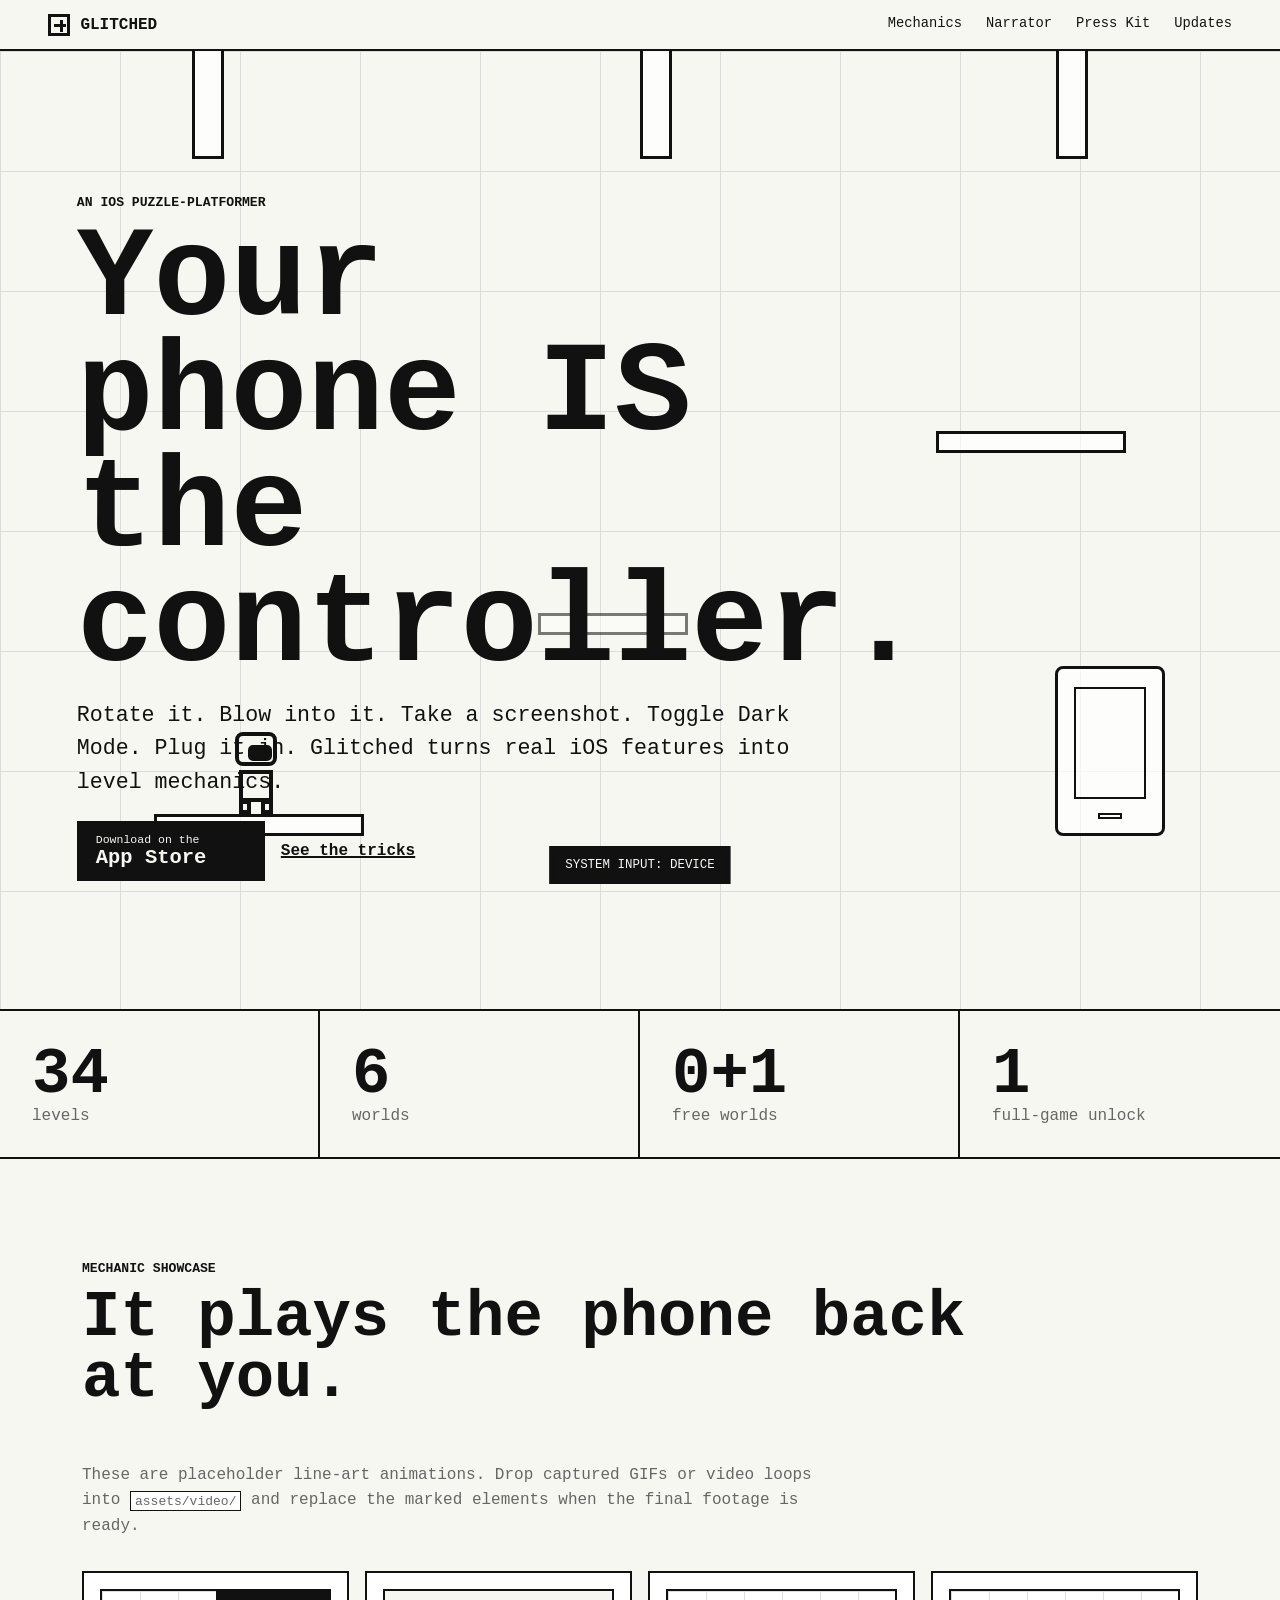
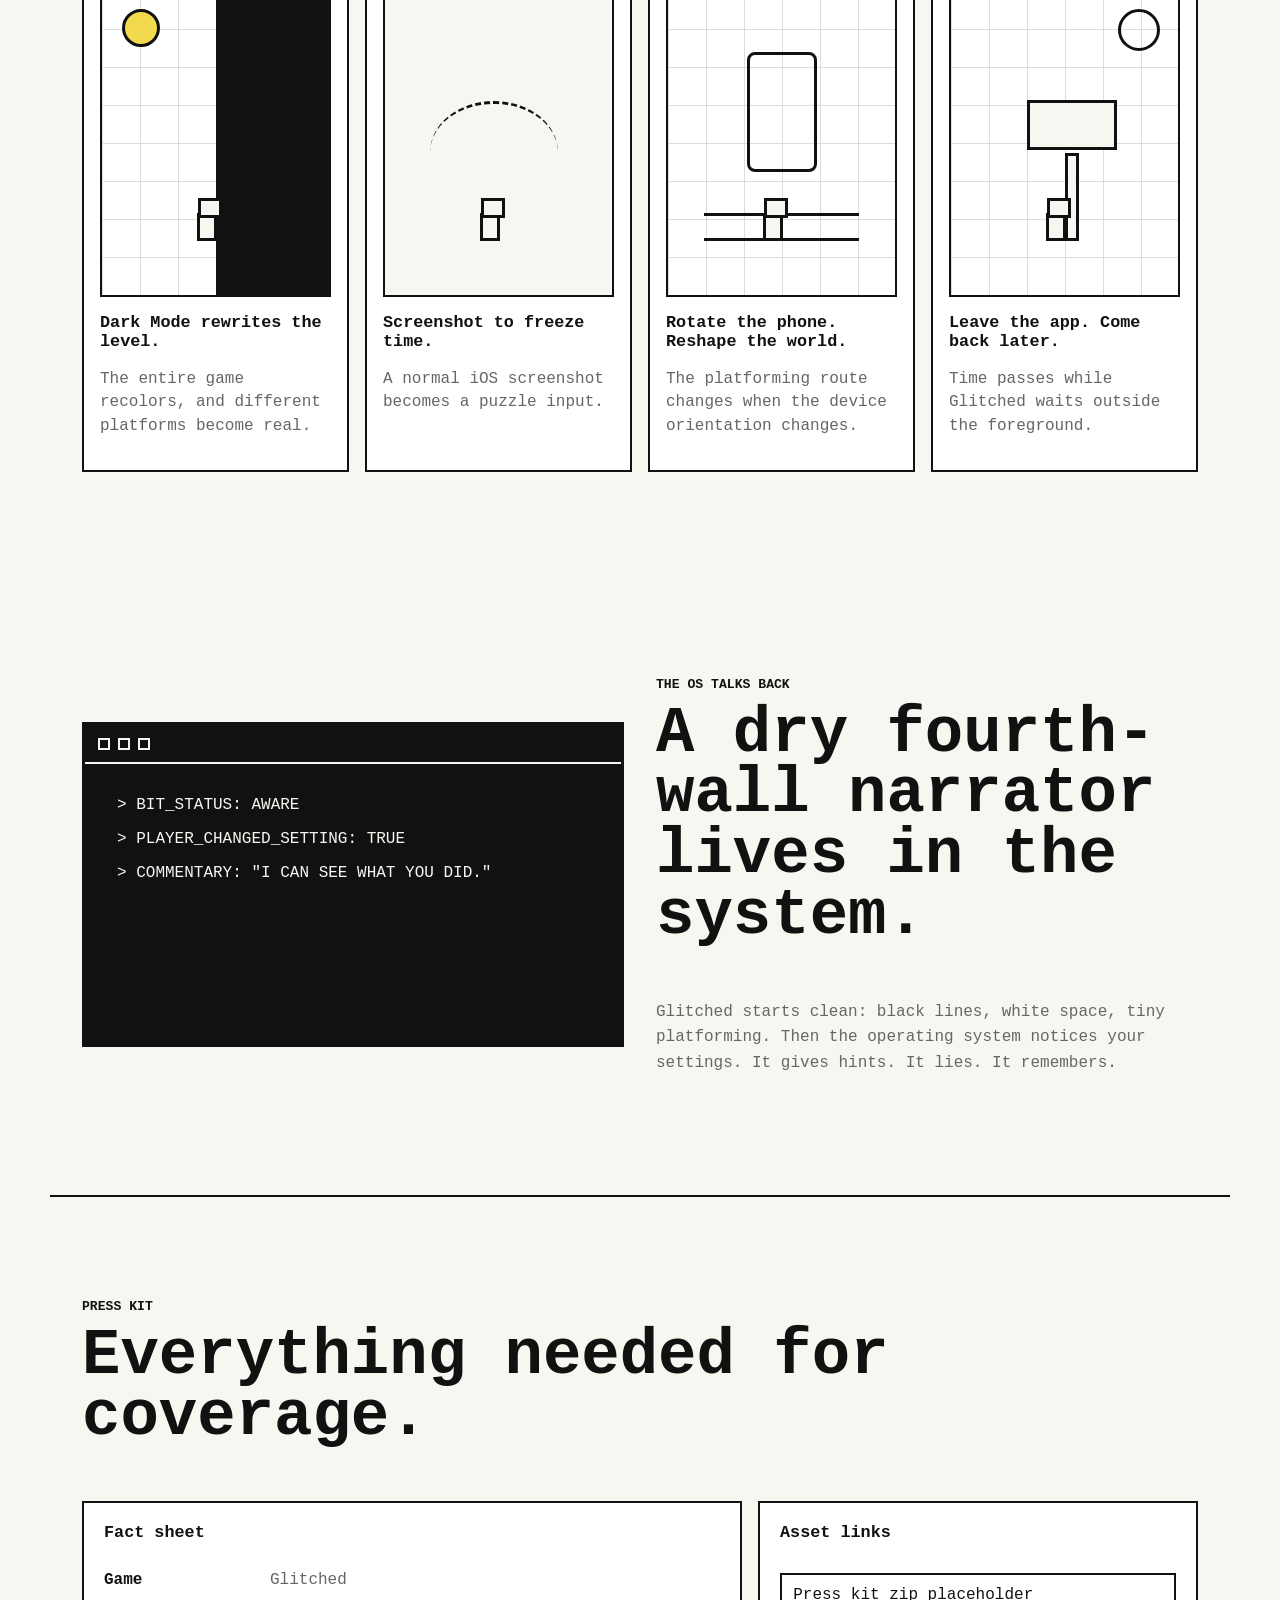
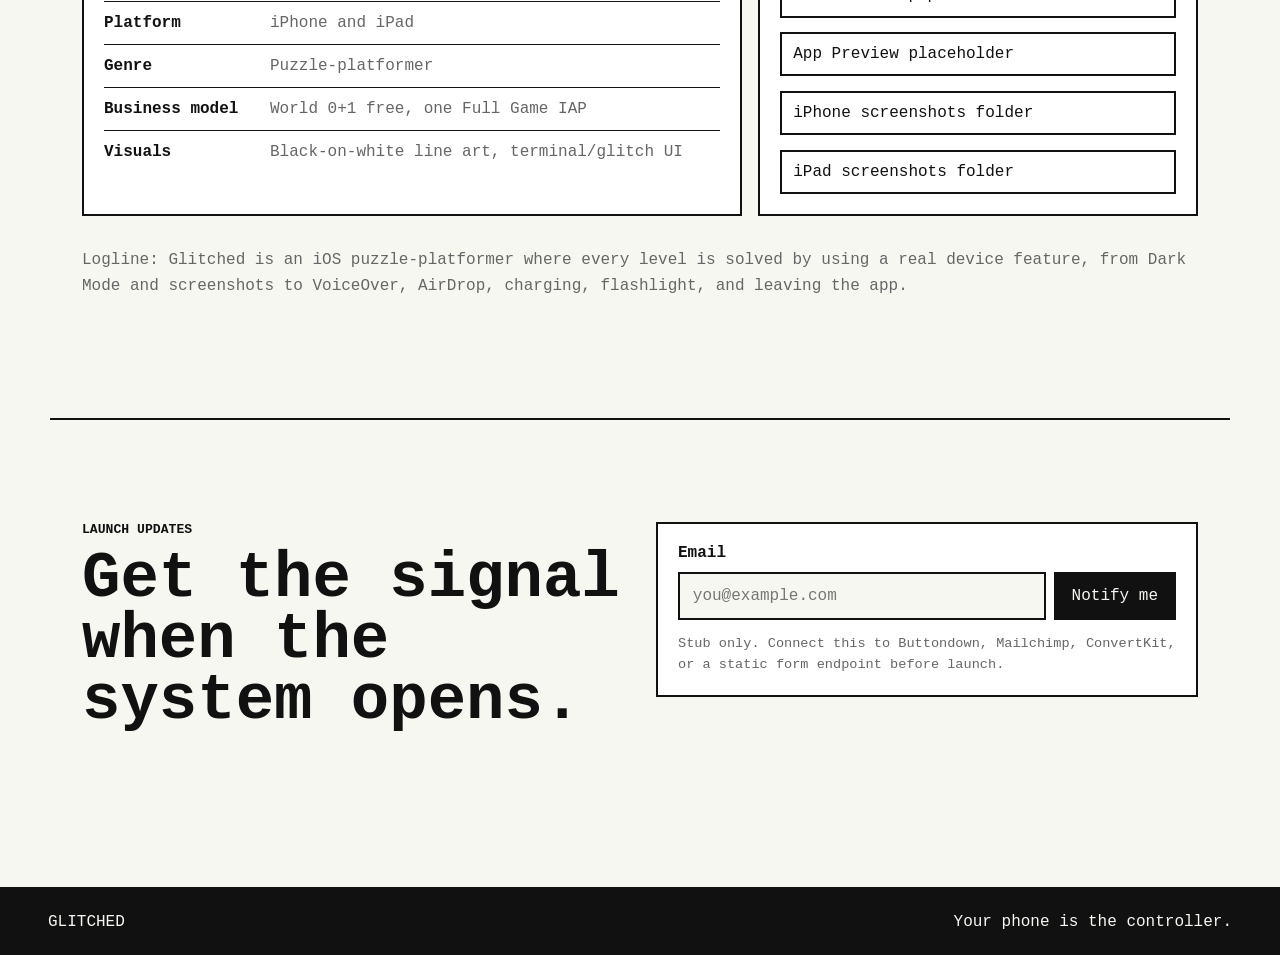
<file: marketing/site/index.html>
<!doctype html>
<html lang="en">
  <head>
    <meta charset="utf-8">
    <meta name="viewport" content="width=device-width, initial-scale=1">
    <meta name="description" content="Glitched is an iOS puzzle-platformer where your phone is the controller. Beat levels with real device features.">
    <title>Glitched - Your phone is the controller</title>
    <link rel="stylesheet" href="styles.css">
  </head>
  <body>
    <header class="site-header" aria-label="Site navigation">
      <a class="brand" href="#top" aria-label="Glitched home">
        <span class="brand-mark" aria-hidden="true"></span>
        <span>GLITCHED</span>
      </a>
      <nav class="nav-links" aria-label="Primary">
        <a href="#mechanics">Mechanics</a>
        <a href="#narrator">Narrator</a>
        <a href="#press">Press Kit</a>
        <a href="#notify">Updates</a>
      </nav>
    </header>

    <main id="top">
      <section class="hero" aria-labelledby="hero-title">
        <div class="hero-stage" aria-hidden="true">
          <div class="beam beam-a"></div>
          <div class="beam beam-b"></div>
          <div class="beam beam-c"></div>
          <div class="platform platform-a"></div>
          <div class="platform platform-b"></div>
          <div class="platform platform-c"></div>
          <div class="bit">
            <span class="bit-head"></span>
            <span class="bit-body"></span>
            <span class="bit-leg left"></span>
            <span class="bit-leg right"></span>
          </div>
          <div class="phone-outline">
            <span class="phone-screen"></span>
            <span class="phone-button"></span>
          </div>
          <div class="terminal-line">SYSTEM INPUT: DEVICE</div>
        </div>

        <div class="hero-copy">
          <p class="eyebrow">An iOS puzzle-platformer</p>
          <h1 id="hero-title">Your phone IS the controller.</h1>
          <p class="hero-subcopy">
            Rotate it. Blow into it. Take a screenshot. Toggle Dark Mode. Plug it in.
            Glitched turns real iOS features into level mechanics.
          </p>
          <div class="hero-actions">
            <a class="app-store-slot" href="#" aria-label="App Store link placeholder">
              <span>Download on the</span>
              <strong>App Store</strong>
            </a>
            <a class="text-link" href="#mechanics">See the tricks</a>
          </div>
        </div>
      </section>

      <section class="intro-band" aria-label="Game summary">
        <div class="stat">
          <strong>34</strong>
          <span>levels</span>
        </div>
        <div class="stat">
          <strong>6</strong>
          <span>worlds</span>
        </div>
        <div class="stat">
          <strong>0+1</strong>
          <span>free worlds</span>
        </div>
        <div class="stat">
          <strong>1</strong>
          <span>full-game unlock</span>
        </div>
      </section>

      <section id="mechanics" class="section mechanics-section" aria-labelledby="mechanics-title">
        <div class="section-kicker">Mechanic showcase</div>
        <h2 id="mechanics-title">It plays the phone back at you.</h2>
        <p class="section-copy">
          These are placeholder line-art animations. Drop captured GIFs or video loops into
          <code>assets/video/</code> and replace the marked elements when the final footage is ready.
        </p>

        <div class="mechanic-grid">
          <article class="mechanic-card mechanic-dark">
            <div class="mock-shot" role="img" aria-label="Dark Mode mechanic placeholder">
              <span class="sun"></span>
              <span class="moon"></span>
              <span class="split-world"></span>
              <span class="tiny-bit"></span>
            </div>
            <h3>Dark Mode rewrites the level.</h3>
            <p>The entire game recolors, and different platforms become real.</p>
          </article>

          <article class="mechanic-card mechanic-shot">
            <div class="mock-shot" role="img" aria-label="Screenshot freeze mechanic placeholder">
              <span class="freeze-frame"></span>
              <span class="flash"></span>
              <span class="jump-arc"></span>
              <span class="tiny-bit"></span>
            </div>
            <h3>Screenshot to freeze time.</h3>
            <p>A normal iOS screenshot becomes a puzzle input.</p>
          </article>

          <article class="mechanic-card mechanic-rotate">
            <div class="mock-shot" role="img" aria-label="Rotate phone mechanic placeholder">
              <span class="rotate-device"></span>
              <span class="corridor"></span>
              <span class="tiny-bit"></span>
            </div>
            <h3>Rotate the phone. Reshape the world.</h3>
            <p>The platforming route changes when the device orientation changes.</p>
          </article>

          <article class="mechanic-card mechanic-time">
            <div class="mock-shot" role="img" aria-label="Leave app time travel mechanic placeholder">
              <span class="tree trunk"></span>
              <span class="tree crown"></span>
              <span class="clock-ring"></span>
              <span class="tiny-bit"></span>
            </div>
            <h3>Leave the app. Come back later.</h3>
            <p>Time passes while Glitched waits outside the foreground.</p>
          </article>
        </div>
      </section>

      <section id="narrator" class="section narrator-section" aria-labelledby="narrator-title">
        <div class="terminal-window" aria-hidden="true">
          <div class="terminal-header">
            <span></span>
            <span></span>
            <span></span>
          </div>
          <div class="terminal-body">
            <p>&gt; BIT_STATUS: AWARE</p>
            <p>&gt; PLAYER_CHANGED_SETTING: TRUE</p>
            <p>&gt; COMMENTARY: "I CAN SEE WHAT YOU DID."</p>
          </div>
        </div>
        <div class="narrator-copy">
          <div class="section-kicker">The OS talks back</div>
          <h2 id="narrator-title">A dry fourth-wall narrator lives in the system.</h2>
          <p>
            Glitched starts clean: black lines, white space, tiny platforming. Then the
            operating system notices your settings. It gives hints. It lies. It remembers.
          </p>
        </div>
      </section>

      <section id="press" class="section press-section" aria-labelledby="press-title">
        <div>
          <div class="section-kicker">Press kit</div>
          <h2 id="press-title">Everything needed for coverage.</h2>
        </div>
        <div class="press-layout">
          <div class="fact-sheet">
            <h3>Fact sheet</h3>
            <dl>
              <div>
                <dt>Game</dt>
                <dd>Glitched</dd>
              </div>
              <div>
                <dt>Platform</dt>
                <dd>iPhone and iPad</dd>
              </div>
              <div>
                <dt>Genre</dt>
                <dd>Puzzle-platformer</dd>
              </div>
              <div>
                <dt>Business model</dt>
                <dd>World 0+1 free, one Full Game IAP</dd>
              </div>
              <div>
                <dt>Visuals</dt>
                <dd>Black-on-white line art, terminal/glitch UI</dd>
              </div>
            </dl>
          </div>
          <div class="asset-links">
            <h3>Asset links</h3>
            <a href="assets/press/press-kit.zip">Press kit zip placeholder</a>
            <a href="assets/video/app-preview-6-7.mov">App Preview placeholder</a>
            <a href="assets/screenshots/iphone-6-7/">iPhone screenshots folder</a>
            <a href="assets/screenshots/ipad/">iPad screenshots folder</a>
          </div>
        </div>
        <p class="logline">
          Logline: Glitched is an iOS puzzle-platformer where every level is solved
          by using a real device feature, from Dark Mode and screenshots to VoiceOver,
          AirDrop, charging, flashlight, and leaving the app.
        </p>
      </section>

      <section id="notify" class="section signup-section" aria-labelledby="notify-title">
        <div>
          <div class="section-kicker">Launch updates</div>
          <h2 id="notify-title">Get the signal when the system opens.</h2>
        </div>
        <form class="signup-form" data-form="stub">
          <label for="email">Email</label>
          <div class="email-row">
            <input id="email" name="email" type="email" placeholder="you@example.com" autocomplete="email">
            <button type="submit">Notify me</button>
          </div>
          <p class="form-note" id="form-note">Stub only. Connect this to Buttondown, Mailchimp, ConvertKit, or a static form endpoint before launch.</p>
        </form>
      </section>
    </main>

    <footer class="site-footer">
      <span>GLITCHED</span>
      <span>Your phone is the controller.</span>
    </footer>

    <script src="script.js"></script>
  </body>
</html>
</file>
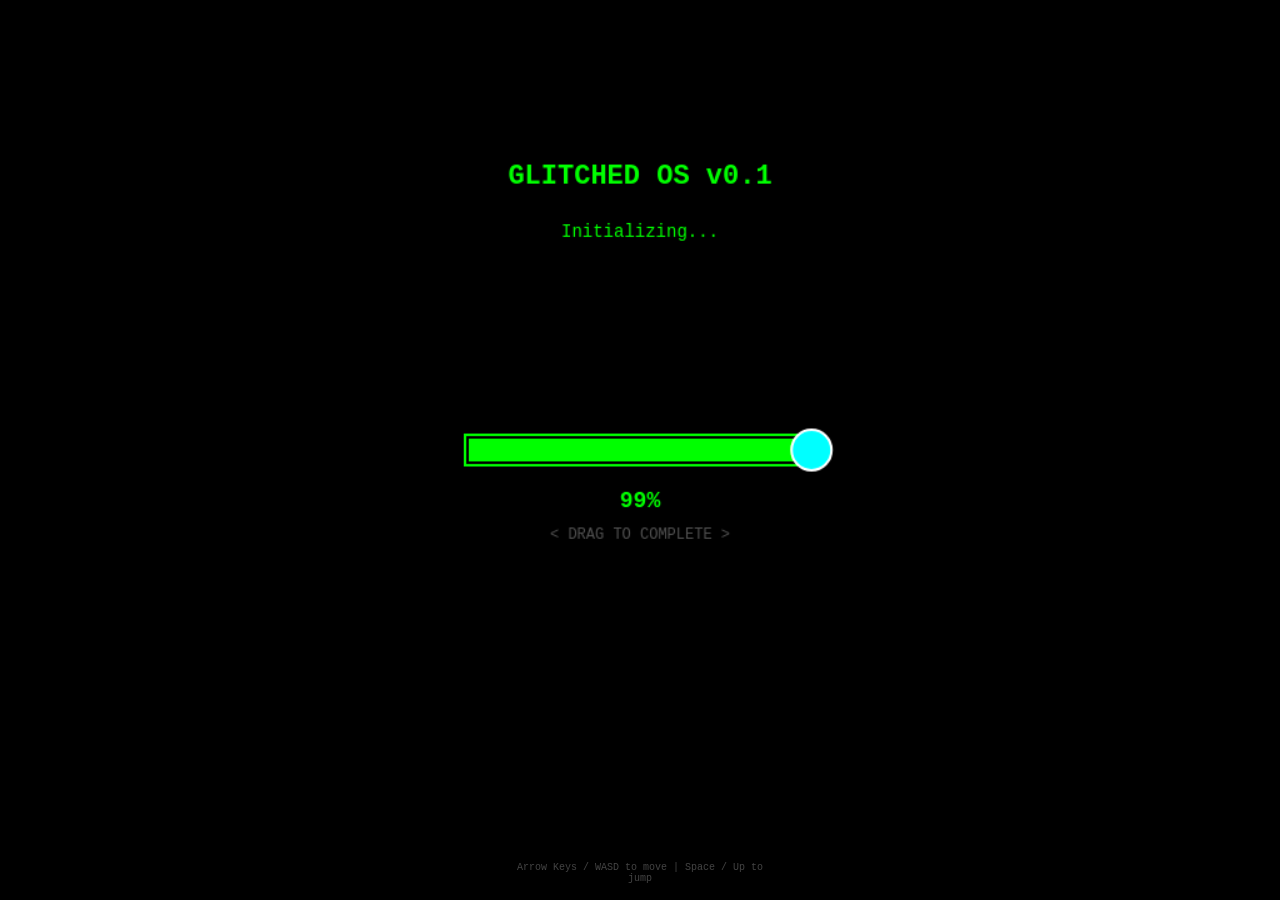
<file: game.html>
<!DOCTYPE html>
<html lang="en">
<head>
    <meta charset="UTF-8">
    <meta name="viewport" content="width=device-width, initial-scale=1.0, user-scalable=no">
    <title>GLITCHED</title>
    <style>
        * { margin: 0; padding: 0; box-sizing: border-box; }
        body {
            background: #000;
            display: flex;
            justify-content: center;
            align-items: center;
            min-height: 100vh;
            font-family: 'Courier New', monospace;
            overflow: hidden;
            touch-action: none;
        }
        #gameContainer {
            position: relative;
            width: 100%;
            max-width: 500px;
            aspect-ratio: 9/16;
        }
        canvas {
            width: 100%;
            height: 100%;
            display: block;
        }
        #controls {
            position: absolute;
            bottom: 10px;
            left: 50%;
            transform: translateX(-50%);
            color: #444;
            font-size: 10px;
            text-align: center;
            pointer-events: none;
        }
        #header {
            position: absolute;
            top: 20px;
            left: 50%;
            transform: translateX(-50%);
            background: linear-gradient(180deg, #222 0%, #111 100%);
            border: 2px solid #0ff;
            border-radius: 8px;
            padding: 8px 20px;
            color: #0ff;
            font-size: 14px;
            cursor: grab;
            user-select: none;
            z-index: 100;
            display: none;
            box-shadow: 0 0 15px rgba(0, 255, 255, 0.3);
        }
        #header:active { cursor: grabbing; }
        #header.dragging { opacity: 0.8; }
    </style>
</head>
<body>
    <div id="gameContainer">
        <canvas id="game"></canvas>
        <div id="header">LEVEL 1</div>
        <div id="controls">Arrow Keys / WASD to move | Space / Up to jump</div>
    </div>

<script>
// ============================================
// GLITCHED - Web Version
// A platformer with glitch aesthetics
// ============================================

const canvas = document.getElementById('game');
const ctx = canvas.getContext('2d');
const header = document.getElementById('header');

// Canvas sizing
function resize() {
    const container = document.getElementById('gameContainer');
    const rect = container.getBoundingClientRect();
    canvas.width = 400;
    canvas.height = 700;
}
resize();
window.addEventListener('resize', resize);

// ============================================
// GAME STATE
// ============================================
const GameState = {
    BOOT: 'boot',
    LEVEL1: 'level1',
    LEVEL2: 'level2',
    LEVEL3: 'level3',
    TRANSITIONING: 'transitioning',
    WON: 'won'
};

let currentState = GameState.BOOT;
let levelComplete = false;

// ============================================
// COLORS & VISUALS
// ============================================
const Colors = {
    primary: '#ffffff',
    secondary: '#e6e6e6',
    stroke: '#000000',
    background: '#0a0a15',
    ground: '#333333',
    hazard: '#ff0040',
    exit: '#00ff00',
    bridge: '#00ffff',
    glitch: ['#ff0080', '#00ffff', '#ffff00', '#00ff00']
};

// ============================================
// BIT CHARACTER
// ============================================
class BitCharacter {
    constructor(x, y) {
        this.x = x;
        this.y = y;
        this.width = 40;
        this.height = 56;
        this.vx = 0;
        this.vy = 0;
        this.speed = 150;
        this.jumpForce = 450;
        this.grounded = false;
        this.facing = 1;
        this.walkPhase = 0;
        this.isWalking = false;

        // Glitch effect
        this.glitchTimer = 0;
        this.glitchColor = null;
        this.glitchIntensity = 0;
        this.nextGlitch = Math.random() * 3 + 1;

        // Animation
        this.breathPhase = 0;
        this.blinkTimer = Math.random() * 4 + 2;
        this.isBlinking = false;

        // Death animation
        this.isDead = false;
        this.deathTimer = 0;
        this.respawnPoint = { x, y };
        this.alpha = 1;
        this.scale = 1;
        this.rotation = 0;
    }

    update(dt, keys) {
        if (this.isDead) {
            this.updateDeath(dt);
            return;
        }

        // Movement
        let moveDir = 0;
        if (keys.left) moveDir -= 1;
        if (keys.right) moveDir += 1;

        this.vx = moveDir * this.speed;
        if (moveDir !== 0) this.facing = moveDir;

        // Walking animation
        if (Math.abs(moveDir) > 0 && this.grounded) {
            this.isWalking = true;
            this.walkPhase += dt * 12;
        } else {
            this.isWalking = false;
            this.walkPhase = 0;
        }

        // Jump
        if (keys.jump && this.grounded) {
            this.vy = -this.jumpForce;
            this.grounded = false;
        }

        // Gravity
        this.vy += 1200 * dt;

        // Apply velocity
        this.x += this.vx * dt;
        this.y += this.vy * dt;

        // Breathing animation
        this.breathPhase += dt * 2;

        // Blinking
        this.blinkTimer -= dt;
        if (this.blinkTimer <= 0) {
            this.isBlinking = true;
            setTimeout(() => this.isBlinking = false, 100);
            this.blinkTimer = Math.random() * 4 + 2;
        }

        // Glitch effect scheduling
        this.nextGlitch -= dt;
        if (this.nextGlitch <= 0) {
            this.triggerGlitch();
            this.nextGlitch = Math.random() * 4 + 0.5;
        }

        // Glitch timer
        if (this.glitchTimer > 0) {
            this.glitchTimer -= dt;
        }
    }

    triggerGlitch() {
        this.glitchColor = Colors.glitch[Math.floor(Math.random() * Colors.glitch.length)];
        this.glitchIntensity = Math.random();
        this.glitchTimer = 0.05 + Math.random() * 0.1;
    }

    updateDeath(dt) {
        this.deathTimer += dt;
        if (this.deathTimer < 0.5) {
            // Glitch out
            this.glitchTimer = 0.1;
            this.glitchColor = Colors.glitch[Math.floor(Math.random() * 4)];
            this.x += (Math.random() - 0.5) * 6;
            this.y += (Math.random() - 0.5) * 4;
        } else if (this.deathTimer < 0.8) {
            // Dissolve
            this.alpha = 1 - (this.deathTimer - 0.5) / 0.3;
            this.scale = 1 - (this.deathTimer - 0.5) / 0.3 * 0.7;
            this.rotation += dt * 20;
        } else if (this.deathTimer < 1.0) {
            // Wait
        } else {
            // Respawn
            this.x = this.respawnPoint.x;
            this.y = this.respawnPoint.y;
            this.vx = 0;
            this.vy = 0;
            this.alpha = 1;
            this.scale = 1;
            this.rotation = 0;
            this.isDead = false;
            this.deathTimer = 0;
            this.grounded = true;
        }
    }

    die() {
        if (!this.isDead) {
            this.isDead = true;
            this.deathTimer = 0;
        }
    }

    draw(ctx) {
        ctx.save();
        ctx.translate(this.x, this.y);
        ctx.scale(this.facing * this.scale, this.scale);
        ctx.rotate(this.rotation);
        ctx.globalAlpha = this.alpha;

        const breathOffset = Math.sin(this.breathPhase) * 1;
        const fillColor = this.glitchTimer > 0 ? this.glitchColor : Colors.primary;

        // Legs
        const leftLegAngle = this.isWalking ? Math.sin(this.walkPhase) * 0.5 : 0;
        const rightLegAngle = this.isWalking ? Math.sin(this.walkPhase + Math.PI) * 0.5 : 0;

        // Left leg
        ctx.save();
        ctx.translate(-7, 8);
        ctx.rotate(leftLegAngle);
        ctx.fillStyle = fillColor;
        ctx.strokeStyle = Colors.stroke;
        ctx.lineWidth = 1.5;
        ctx.beginPath();
        ctx.roundRect(-3, 0, 6, 16, 2);
        ctx.fill();
        ctx.stroke();
        // Foot
        ctx.fillStyle = Colors.stroke;
        ctx.beginPath();
        ctx.roundRect(-4, 14, 8, 6, 2);
        ctx.fill();
        ctx.restore();

        // Right leg
        ctx.save();
        ctx.translate(7, 8);
        ctx.rotate(rightLegAngle);
        ctx.fillStyle = fillColor;
        ctx.strokeStyle = Colors.stroke;
        ctx.lineWidth = 1.5;
        ctx.beginPath();
        ctx.roundRect(-3, 0, 6, 16, 2);
        ctx.fill();
        ctx.stroke();
        // Foot
        ctx.fillStyle = Colors.stroke;
        ctx.beginPath();
        ctx.roundRect(-4, 14, 8, 6, 2);
        ctx.fill();
        ctx.restore();

        // Body
        const bodyY = -4 + breathOffset + (this.isWalking ? Math.abs(Math.sin(this.walkPhase * 2)) * 1.5 : 0);
        ctx.fillStyle = fillColor;
        ctx.strokeStyle = Colors.stroke;
        ctx.lineWidth = 2;
        ctx.beginPath();
        ctx.roundRect(-11, bodyY - 12, 22, 24, 4);
        ctx.fill();
        ctx.stroke();

        // Body stripe
        ctx.fillStyle = Colors.secondary;
        ctx.fillRect(-7, bodyY - 6, 14, 3);

        // Arms
        const armSwing = this.isWalking ? 0.35 : 0;

        // Left arm
        ctx.save();
        ctx.translate(-14, bodyY - 2);
        ctx.rotate(Math.sin(this.walkPhase + Math.PI) * armSwing);
        ctx.fillStyle = fillColor;
        ctx.strokeStyle = Colors.stroke;
        ctx.lineWidth = 1;
        ctx.beginPath();
        ctx.roundRect(-2.5, -7, 5, 14, 2);
        ctx.fill();
        ctx.stroke();
        ctx.restore();

        // Right arm
        ctx.save();
        ctx.translate(14, bodyY - 2);
        ctx.rotate(Math.sin(this.walkPhase) * armSwing);
        ctx.fillStyle = fillColor;
        ctx.strokeStyle = Colors.stroke;
        ctx.lineWidth = 1;
        ctx.beginPath();
        ctx.roundRect(-2.5, -7, 5, 14, 2);
        ctx.fill();
        ctx.stroke();
        ctx.restore();

        // Head
        const headY = -28 + breathOffset * 0.8;
        ctx.fillStyle = fillColor;
        ctx.strokeStyle = Colors.stroke;
        ctx.lineWidth = 2;
        ctx.beginPath();
        ctx.roundRect(-12, headY - 12, 24, 24, 6);
        ctx.fill();
        ctx.stroke();

        // Eyes
        const eyeHeight = this.isBlinking ? 1 : 9;
        const eyeY = headY + 2;

        // Left eye
        ctx.fillStyle = '#fff';
        ctx.strokeStyle = Colors.stroke;
        ctx.lineWidth = 1;
        ctx.fillRect(-8.5, eyeY - eyeHeight/2, 7, eyeHeight);
        ctx.strokeRect(-8.5, eyeY - eyeHeight/2, 7, eyeHeight);
        if (!this.isBlinking) {
            ctx.fillStyle = '#000';
            ctx.fillRect(-4.5, eyeY - 2.5, 3, 5);
        }

        // Right eye
        ctx.fillStyle = '#fff';
        ctx.fillRect(1.5, eyeY - eyeHeight/2, 7, eyeHeight);
        ctx.strokeRect(1.5, eyeY - eyeHeight/2, 7, eyeHeight);
        if (!this.isBlinking) {
            ctx.fillStyle = '#000';
            ctx.fillRect(5.5, eyeY - 2.5, 3, 5);
        }

        ctx.restore();
    }
}

// ============================================
// BOOT SEQUENCE LEVEL
// ============================================
class BootLevel {
    constructor() {
        this.progress = 0.99;
        this.isDragging = false;
        this.complete = false;
        this.bit = new BitCharacter(canvas.width / 2, canvas.height * 0.65);
        this.bit.grounded = true;
        this.flashAlpha = 0;
        this.transitionTimer = 0;
    }

    handleMouseDown(x, y) {
        const handleX = 60 + this.progress * 280;
        const handleY = canvas.height / 2;
        if (Math.abs(x - handleX) < 20 && Math.abs(y - handleY) < 20) {
            this.isDragging = true;
        }
    }

    handleMouseMove(x, y) {
        if (this.isDragging && !this.complete) {
            const barStart = 60;
            const barWidth = 280;
            const newProgress = Math.max(this.progress, Math.min(1, (x - barStart) / barWidth));
            this.progress = newProgress;
        }
    }

    handleMouseUp() {
        this.isDragging = false;
        if (this.progress >= 1 && !this.complete) {
            this.complete = true;
            this.flashAlpha = 0.8;
        }
    }

    update(dt) {
        this.bit.update(dt, {});

        if (this.complete) {
            this.flashAlpha = Math.max(0, this.flashAlpha - dt * 3);
            this.transitionTimer += dt;
            if (this.transitionTimer > 1.5) {
                return GameState.LEVEL1;
            }
        }
        return null;
    }

    draw(ctx) {
        // Background
        ctx.fillStyle = '#000';
        ctx.fillRect(0, 0, canvas.width, canvas.height);

        // Title
        ctx.fillStyle = '#0f0';
        ctx.font = 'bold 22px Courier New';
        ctx.textAlign = 'center';
        ctx.fillText('GLITCHED OS v0.1', canvas.width / 2, canvas.height * 0.2);

        ctx.font = '14px Courier New';
        ctx.fillText('Initializing...', canvas.width / 2, canvas.height * 0.26);

        // Progress bar
        const barY = canvas.height / 2;
        const barWidth = 280;
        const barHeight = 24;
        const barX = 60;

        // Outline
        ctx.strokeStyle = '#0f0';
        ctx.lineWidth = 2;
        ctx.strokeRect(barX, barY - barHeight/2, barWidth, barHeight);

        // Fill
        ctx.fillStyle = '#0f0';
        ctx.fillRect(barX + 3, barY - barHeight/2 + 3, (barWidth - 6) * this.progress, barHeight - 6);

        // Handle
        const handleX = barX + this.progress * barWidth;
        ctx.fillStyle = this.complete ? '#0f0' : '#0ff';
        ctx.strokeStyle = '#fff';
        ctx.lineWidth = 2;
        ctx.beginPath();
        ctx.arc(handleX, barY, 16, 0, Math.PI * 2);
        ctx.fill();
        ctx.stroke();

        // Percent
        ctx.fillStyle = '#0f0';
        ctx.font = 'bold 18px Courier New';
        ctx.fillText(Math.floor(this.progress * 100) + '%', canvas.width / 2, barY + 45);

        // Hint
        if (!this.complete) {
            ctx.globalAlpha = 0.5 + Math.sin(Date.now() / 500) * 0.3;
            ctx.font = '12px Courier New';
            ctx.fillStyle = '#666';
            ctx.fillText('< DRAG TO COMPLETE >', canvas.width / 2, barY + 70);
            ctx.globalAlpha = 1;
        }

        // Bit character
        this.bit.draw(ctx);

        // Flash
        if (this.flashAlpha > 0) {
            ctx.fillStyle = `rgba(255, 255, 255, ${this.flashAlpha})`;
            ctx.fillRect(0, 0, canvas.width, canvas.height);
        }
    }
}

// ============================================
// LEVEL 1 - HEADER BRIDGE
// ============================================
class Level1 {
    constructor() {
        this.groundHeight = 120;
        this.pitStart = 140;
        this.pitEnd = 260;

        this.bit = new BitCharacter(70, canvas.height - this.groundHeight - 40);
        this.bit.respawnPoint = { x: 70, y: canvas.height - this.groundHeight - 40 };

        this.bridgeSpawned = false;
        this.bridgeAlpha = 0;
        this.bridgeScale = 0.5;

        this.exitPulse = 0;
        this.complete = false;
        this.transitionTimer = 0;

        // Show draggable header
        header.style.display = 'block';
        this.setupHeaderDrag();
    }

    setupHeaderDrag() {
        let isDragging = false;
        let startX, startY;

        const onStart = (e) => {
            isDragging = true;
            const touch = e.touches ? e.touches[0] : e;
            startX = touch.clientX - header.offsetLeft;
            startY = touch.clientY - header.offsetTop;
            header.classList.add('dragging');
        };

        const onMove = (e) => {
            if (!isDragging) return;
            e.preventDefault();
            const touch = e.touches ? e.touches[0] : e;
            header.style.left = (touch.clientX - startX) + 'px';
            header.style.top = (touch.clientY - startY) + 'px';
            header.style.transform = 'none';
        };

        const onEnd = (e) => {
            if (!isDragging) return;
            isDragging = false;
            header.classList.remove('dragging');

            // Check if dropped over pit
            const rect = header.getBoundingClientRect();
            const canvasRect = canvas.getBoundingClientRect();
            const relX = (rect.left + rect.width/2 - canvasRect.left) / canvasRect.width * canvas.width;
            const relY = (rect.top + rect.height/2 - canvasRect.top) / canvasRect.height * canvas.height;

            if (relX > this.pitStart && relX < this.pitEnd &&
                relY > canvas.height - this.groundHeight - 100 && !this.bridgeSpawned) {
                this.bridgeSpawned = true;
                header.style.display = 'none';
            } else {
                // Reset position
                header.style.left = '50%';
                header.style.top = '20px';
                header.style.transform = 'translateX(-50%)';
            }
        };

        header.addEventListener('mousedown', onStart);
        header.addEventListener('touchstart', onStart);
        document.addEventListener('mousemove', onMove);
        document.addEventListener('touchmove', onMove, { passive: false });
        document.addEventListener('mouseup', onEnd);
        document.addEventListener('touchend', onEnd);
    }

    update(dt, keys) {
        this.bit.update(dt, keys);
        this.exitPulse += dt * 4;

        // Bridge animation
        if (this.bridgeSpawned) {
            this.bridgeAlpha = Math.min(1, this.bridgeAlpha + dt * 4);
            this.bridgeScale = Math.min(1, this.bridgeScale + dt * 4);
        }

        // Ground collision
        const groundY = canvas.height - this.groundHeight;
        const charBottom = this.bit.y + 28;

        // Check if over pit
        const overPit = this.bit.x > this.pitStart && this.bit.x < this.pitEnd;
        const bridgeTop = groundY - 8;

        if (overPit && !this.bridgeSpawned) {
            // Fall into pit - check for spikes
            if (charBottom >= canvas.height - 30) {
                this.bit.die();
            }
            this.bit.grounded = false;
        } else if (overPit && this.bridgeSpawned) {
            // Bridge collision
            if (charBottom >= bridgeTop && this.bit.vy >= 0) {
                this.bit.y = bridgeTop - 28;
                this.bit.vy = 0;
                this.bit.grounded = true;
            }
        } else {
            // Normal ground
            if (charBottom >= groundY) {
                this.bit.y = groundY - 28;
                this.bit.vy = 0;
                this.bit.grounded = true;
            }
        }

        // Boundary
        this.bit.x = Math.max(40, Math.min(canvas.width - 40, this.bit.x));

        // Exit check
        const exitX = canvas.width - 50;
        if (this.bit.x > exitX - 30 && !this.complete) {
            this.complete = true;
        }

        if (this.complete) {
            this.transitionTimer += dt;
            this.bit.alpha = Math.max(0, 1 - this.transitionTimer * 2);
            if (this.transitionTimer > 1) {
                header.style.display = 'none';
                return GameState.LEVEL2;
            }
        }

        return null;
    }

    draw(ctx) {
        // Background
        ctx.fillStyle = Colors.background;
        ctx.fillRect(0, 0, canvas.width, canvas.height);

        // Level title
        ctx.fillStyle = '#444';
        ctx.font = '12px Courier New';
        ctx.textAlign = 'left';
        ctx.fillText('LEVEL 1: THE HEADER', 20, 30);

        // Ground - left
        ctx.fillStyle = Colors.ground;
        ctx.fillRect(0, canvas.height - this.groundHeight, this.pitStart, this.groundHeight);

        // Ground - right
        ctx.fillRect(this.pitEnd, canvas.height - this.groundHeight, canvas.width - this.pitEnd, this.groundHeight);

        // Spikes
        const spikeCount = 8;
        const spikeWidth = (this.pitEnd - this.pitStart) / spikeCount;
        ctx.fillStyle = Colors.hazard;
        for (let i = 0; i < spikeCount; i++) {
            ctx.beginPath();
            ctx.moveTo(this.pitStart + i * spikeWidth, canvas.height - 10);
            ctx.lineTo(this.pitStart + i * spikeWidth + spikeWidth/2, canvas.height - 30);
            ctx.lineTo(this.pitStart + (i + 1) * spikeWidth, canvas.height - 10);
            ctx.closePath();
            ctx.fill();
        }
        ctx.fillRect(this.pitStart, canvas.height - 10, this.pitEnd - this.pitStart, 10);

        // Bridge
        if (this.bridgeSpawned) {
            ctx.save();
            ctx.globalAlpha = this.bridgeAlpha;
            const bridgeWidth = (this.pitEnd - this.pitStart + 60) * this.bridgeScale;
            const bridgeX = this.pitStart + (this.pitEnd - this.pitStart) / 2;
            ctx.fillStyle = Colors.bridge;
            ctx.fillRect(bridgeX - bridgeWidth/2, canvas.height - this.groundHeight - 8, bridgeWidth, 16);
            ctx.restore();
        }

        // Exit
        const exitX = canvas.width - 50;
        const exitY = canvas.height - this.groundHeight - 25;
        ctx.fillStyle = Colors.exit;
        ctx.fillRect(exitX - 15, exitY - 25, 30, 50);

        // Exit glow
        ctx.strokeStyle = Colors.exit;
        ctx.lineWidth = 2;
        ctx.globalAlpha = 0.3 + Math.sin(this.exitPulse) * 0.3;
        ctx.strokeRect(exitX - 20, exitY - 30, 40, 60);
        ctx.globalAlpha = 1;

        // Hint
        if (!this.bridgeSpawned) {
            ctx.fillStyle = '#666';
            ctx.font = '11px Courier New';
            ctx.textAlign = 'center';
            ctx.globalAlpha = 0.5 + Math.sin(Date.now() / 500) * 0.3;
            ctx.fillText('Drag the header to bridge the gap', canvas.width / 2, 60);
            ctx.globalAlpha = 1;
        }

        // Character
        this.bit.draw(ctx);
    }
}

// ============================================
// LEVEL 2 - WIND/BLOW BRIDGE
// ============================================
class Level2 {
    constructor() {
        this.groundHeight = 120;
        this.chasmStart = 120;
        this.chasmEnd = 320;

        this.bit = new BitCharacter(60, canvas.height - this.groundHeight - 40);
        this.bit.respawnPoint = { x: 60, y: canvas.height - this.groundHeight - 40 };

        this.bridgeWidth = 0;
        this.bridgeTarget = 0;
        this.maxBridgeWidth = this.chasmEnd - this.chasmStart + 40;

        this.isBlowing = false;
        this.blowStrength = 0;
        this.windParticles = [];

        this.exitPulse = 0;
        this.complete = false;
        this.transitionTimer = 0;

        // Create wind particles
        for (let i = 0; i < 8; i++) {
            this.windParticles.push({
                x: this.chasmStart + i * 25,
                y: canvas.height - this.groundHeight - 30 + Math.random() * 20 - 10,
                alpha: 0,
                baseX: this.chasmStart + i * 25
            });
        }
    }

    handleMouseDown() {
        this.isBlowing = true;
    }

    handleMouseUp() {
        this.isBlowing = false;
    }

    update(dt, keys) {
        this.bit.update(dt, keys);
        this.exitPulse += dt * 4;

        // Blowing mechanic (hold to extend bridge)
        if (this.isBlowing || keys.blow) {
            this.blowStrength = Math.min(1, this.blowStrength + dt * 3);
            this.bridgeTarget = this.maxBridgeWidth * this.blowStrength;
        } else {
            this.blowStrength = Math.max(0, this.blowStrength - dt * 2);
        }

        // Smooth bridge extension
        this.bridgeWidth += (this.bridgeTarget - this.bridgeWidth) * dt * 5;

        // Retract when not blowing
        if (!this.isBlowing && !keys.blow) {
            this.bridgeWidth = Math.max(0, this.bridgeWidth - dt * 80);
        }

        // Wind particles
        for (let p of this.windParticles) {
            if (this.isBlowing || keys.blow) {
                p.alpha = Math.min(this.blowStrength, p.alpha + dt * 5);
                p.x += this.blowStrength * 100 * dt;
                if (p.x > this.chasmEnd + 30) {
                    p.x = p.baseX;
                    p.y = canvas.height - this.groundHeight - 30 + Math.random() * 20 - 10;
                }
            } else {
                p.alpha = Math.max(0, p.alpha - dt * 3);
                if (p.alpha <= 0) {
                    p.x = p.baseX;
                }
            }
        }

        // Ground collision
        const groundY = canvas.height - this.groundHeight;
        const charBottom = this.bit.y + 28;

        const overChasm = this.bit.x > this.chasmStart && this.bit.x < this.chasmEnd;
        const bridgeReaches = this.bit.x < this.chasmEnd - this.bridgeWidth + 40;

        if (overChasm && (bridgeReaches || this.bridgeWidth < 20)) {
            // Fall into chasm
            if (this.bit.y > canvas.height + 50) {
                this.bit.die();
            }
            this.bit.grounded = false;
        } else if (overChasm && !bridgeReaches) {
            // On bridge
            if (charBottom >= groundY - 8 && this.bit.vy >= 0) {
                this.bit.y = groundY - 36;
                this.bit.vy = 0;
                this.bit.grounded = true;
            }
        } else {
            // Normal ground
            if (charBottom >= groundY) {
                this.bit.y = groundY - 28;
                this.bit.vy = 0;
                this.bit.grounded = true;
            }
        }

        // Boundary
        this.bit.x = Math.max(40, Math.min(canvas.width - 40, this.bit.x));

        // Exit check
        if (this.bit.x > canvas.width - 70 && !this.complete) {
            this.complete = true;
        }

        if (this.complete) {
            this.transitionTimer += dt;
            this.bit.alpha = Math.max(0, 1 - this.transitionTimer * 2);
            if (this.transitionTimer > 1) {
                return GameState.LEVEL3;
            }
        }

        return null;
    }

    draw(ctx) {
        // Background
        ctx.fillStyle = '#020210';
        ctx.fillRect(0, 0, canvas.width, canvas.height);

        // Level title
        ctx.fillStyle = '#444';
        ctx.font = '12px Courier New';
        ctx.textAlign = 'left';
        ctx.fillText('LEVEL 2: THE WIND', 20, 30);

        // Ground - left
        ctx.fillStyle = Colors.ground;
        ctx.fillRect(0, canvas.height - this.groundHeight, this.chasmStart, this.groundHeight);

        // Ground - right
        ctx.fillRect(this.chasmEnd, canvas.height - this.groundHeight, canvas.width - this.chasmEnd, this.groundHeight);

        // Chasm darkness
        ctx.fillStyle = '#000005';
        ctx.fillRect(this.chasmStart, canvas.height - this.groundHeight, this.chasmEnd - this.chasmStart, this.groundHeight);

        // Bridge (extends from right)
        if (this.bridgeWidth > 5) {
            ctx.fillStyle = Colors.bridge;
            ctx.fillRect(this.chasmEnd + 20 - this.bridgeWidth, canvas.height - this.groundHeight - 8, this.bridgeWidth, 16);
        }

        // Wind particles
        for (let p of this.windParticles) {
            if (p.alpha > 0) {
                ctx.fillStyle = `rgba(255, 255, 255, ${p.alpha * 0.7})`;
                ctx.beginPath();
                ctx.arc(p.x, p.y, 3, 0, Math.PI * 2);
                ctx.fill();
            }
        }

        // Exit
        const exitX = canvas.width - 50;
        const exitY = canvas.height - this.groundHeight - 25;
        ctx.fillStyle = Colors.exit;
        ctx.fillRect(exitX - 15, exitY - 25, 30, 50);

        // Exit glow
        ctx.strokeStyle = Colors.exit;
        ctx.lineWidth = 2;
        ctx.globalAlpha = 0.3 + Math.sin(this.exitPulse) * 0.3;
        ctx.strokeRect(exitX - 20, exitY - 30, 40, 60);
        ctx.globalAlpha = 1;

        // Hint
        ctx.fillStyle = '#666';
        ctx.font = '11px Courier New';
        ctx.textAlign = 'center';
        ctx.globalAlpha = 0.5 + Math.sin(Date.now() / 500) * 0.3;
        ctx.fillText('Hold CLICK or B to blow wind', canvas.width / 2, 60);
        ctx.globalAlpha = 1;

        // Character
        this.bit.draw(ctx);
    }
}

// ============================================
// LEVEL 3 - STATIC/FINAL
// ============================================
class Level3 {
    constructor() {
        this.groundHeight = 120;
        this.platforms = [
            { x: 0, w: 100 },
            { x: 150, w: 80 },
            { x: 280, w: 80 }
        ];

        this.bit = new BitCharacter(50, canvas.height - this.groundHeight - 40);
        this.bit.respawnPoint = { x: 50, y: canvas.height - this.groundHeight - 40 };

        this.staticNoise = [];
        for (let i = 0; i < 50; i++) {
            this.staticNoise.push({
                x: Math.random() * canvas.width,
                y: Math.random() * canvas.height,
                w: Math.random() * 30 + 5,
                h: Math.random() * 3 + 1,
                speed: Math.random() * 200 + 100
            });
        }

        this.exitPulse = 0;
        this.complete = false;
        this.transitionTimer = 0;
    }

    update(dt, keys) {
        this.bit.update(dt, keys);
        this.exitPulse += dt * 4;

        // Static noise animation
        for (let s of this.staticNoise) {
            s.x += s.speed * dt;
            if (s.x > canvas.width) {
                s.x = -s.w;
                s.y = Math.random() * canvas.height;
            }
        }

        // Platform collision
        const groundY = canvas.height - this.groundHeight;
        const charBottom = this.bit.y + 28;
        let onPlatform = false;

        for (let plat of this.platforms) {
            if (this.bit.x > plat.x - 20 && this.bit.x < plat.x + plat.w + 20) {
                if (charBottom >= groundY && this.bit.vy >= 0) {
                    this.bit.y = groundY - 28;
                    this.bit.vy = 0;
                    this.bit.grounded = true;
                    onPlatform = true;
                }
            }
        }

        if (!onPlatform && charBottom < groundY) {
            this.bit.grounded = false;
        }

        // Fall death
        if (this.bit.y > canvas.height + 50) {
            this.bit.die();
        }

        // Boundary
        this.bit.x = Math.max(40, Math.min(canvas.width - 40, this.bit.x));

        // Exit check
        if (this.bit.x > canvas.width - 70 && !this.complete) {
            this.complete = true;
        }

        if (this.complete) {
            this.transitionTimer += dt;
            this.bit.alpha = Math.max(0, 1 - this.transitionTimer * 2);
            if (this.transitionTimer > 1) {
                return GameState.WON;
            }
        }

        return null;
    }

    draw(ctx) {
        // Background
        ctx.fillStyle = '#080810';
        ctx.fillRect(0, 0, canvas.width, canvas.height);

        // Static noise
        for (let s of this.staticNoise) {
            ctx.fillStyle = `rgba(255, 255, 255, ${Math.random() * 0.3})`;
            ctx.fillRect(s.x, s.y, s.w, s.h);
        }

        // Level title
        ctx.fillStyle = '#444';
        ctx.font = '12px Courier New';
        ctx.textAlign = 'left';
        ctx.fillText('LEVEL 3: THE STATIC', 20, 30);

        // Platforms
        const groundY = canvas.height - this.groundHeight;
        ctx.fillStyle = Colors.ground;
        for (let plat of this.platforms) {
            ctx.fillRect(plat.x, groundY, plat.w, this.groundHeight);
        }

        // Exit platform
        ctx.fillRect(canvas.width - 80, groundY, 80, this.groundHeight);

        // Exit
        const exitX = canvas.width - 40;
        const exitY = groundY - 25;
        ctx.fillStyle = Colors.exit;
        ctx.fillRect(exitX - 15, exitY - 25, 30, 50);

        // Exit glow
        ctx.strokeStyle = Colors.exit;
        ctx.lineWidth = 2;
        ctx.globalAlpha = 0.3 + Math.sin(this.exitPulse) * 0.3;
        ctx.strokeRect(exitX - 20, exitY - 30, 40, 60);
        ctx.globalAlpha = 1;

        // Hint
        ctx.fillStyle = '#666';
        ctx.font = '11px Courier New';
        ctx.textAlign = 'center';
        ctx.globalAlpha = 0.5 + Math.sin(Date.now() / 500) * 0.3;
        ctx.fillText('Jump across the platforms!', canvas.width / 2, 60);
        ctx.globalAlpha = 1;

        // Character
        this.bit.draw(ctx);
    }
}

// ============================================
// WIN SCREEN
// ============================================
class WinScreen {
    constructor() {
        this.timer = 0;
        this.bit = new BitCharacter(canvas.width / 2, canvas.height * 0.5);
        this.bit.grounded = true;
    }

    update(dt) {
        this.timer += dt;
        this.bit.update(dt, {});
        return null;
    }

    draw(ctx) {
        ctx.fillStyle = '#000';
        ctx.fillRect(0, 0, canvas.width, canvas.height);

        // Glitch effect background
        if (Math.random() > 0.95) {
            ctx.fillStyle = Colors.glitch[Math.floor(Math.random() * 4)];
            ctx.globalAlpha = 0.1;
            ctx.fillRect(0, Math.random() * canvas.height, canvas.width, Math.random() * 20);
            ctx.globalAlpha = 1;
        }

        ctx.fillStyle = '#0f0';
        ctx.font = 'bold 32px Courier New';
        ctx.textAlign = 'center';
        ctx.fillText('SYSTEM RESTORED', canvas.width / 2, canvas.height * 0.25);

        ctx.font = '16px Courier New';
        ctx.fillStyle = '#0ff';
        ctx.fillText('BIT has escaped the glitch!', canvas.width / 2, canvas.height * 0.32);

        this.bit.draw(ctx);

        ctx.font = '14px Courier New';
        ctx.fillStyle = '#666';
        const blink = Math.sin(this.timer * 3) > 0;
        if (blink) {
            ctx.fillText('Thanks for playing!', canvas.width / 2, canvas.height * 0.75);
        }

        ctx.font = '11px Courier New';
        ctx.fillStyle = '#444';
        ctx.fillText('Press R to restart', canvas.width / 2, canvas.height * 0.85);
    }
}

// ============================================
// MAIN GAME LOOP
// ============================================
let currentLevel = null;
let keys = { left: false, right: false, jump: false, blow: false };
let lastTime = 0;

function initLevel(state) {
    currentState = state;
    header.style.display = 'none';

    switch(state) {
        case GameState.BOOT:
            currentLevel = new BootLevel();
            break;
        case GameState.LEVEL1:
            currentLevel = new Level1();
            break;
        case GameState.LEVEL2:
            currentLevel = new Level2();
            break;
        case GameState.LEVEL3:
            currentLevel = new Level3();
            break;
        case GameState.WON:
            currentLevel = new WinScreen();
            break;
    }
}

function gameLoop(timestamp) {
    const dt = Math.min((timestamp - lastTime) / 1000, 0.05);
    lastTime = timestamp;

    // Update
    const nextState = currentLevel.update(dt, keys);
    if (nextState) {
        initLevel(nextState);
    }

    // Draw
    currentLevel.draw(ctx);

    requestAnimationFrame(gameLoop);
}

// Input handling
document.addEventListener('keydown', (e) => {
    if (e.key === 'ArrowLeft' || e.key === 'a' || e.key === 'A') keys.left = true;
    if (e.key === 'ArrowRight' || e.key === 'd' || e.key === 'D') keys.right = true;
    if (e.key === 'ArrowUp' || e.key === 'w' || e.key === 'W' || e.key === ' ') keys.jump = true;
    if (e.key === 'b' || e.key === 'B') keys.blow = true;
    if (e.key === 'r' || e.key === 'R') {
        initLevel(GameState.BOOT);
    }
});

document.addEventListener('keyup', (e) => {
    if (e.key === 'ArrowLeft' || e.key === 'a' || e.key === 'A') keys.left = false;
    if (e.key === 'ArrowRight' || e.key === 'd' || e.key === 'D') keys.right = false;
    if (e.key === 'ArrowUp' || e.key === 'w' || e.key === 'W' || e.key === ' ') keys.jump = false;
    if (e.key === 'b' || e.key === 'B') keys.blow = false;
});

// Mouse/touch for boot level and wind level
canvas.addEventListener('mousedown', (e) => {
    const rect = canvas.getBoundingClientRect();
    const x = (e.clientX - rect.left) / rect.width * canvas.width;
    const y = (e.clientY - rect.top) / rect.height * canvas.height;

    if (currentLevel.handleMouseDown) currentLevel.handleMouseDown(x, y);
});

canvas.addEventListener('mousemove', (e) => {
    const rect = canvas.getBoundingClientRect();
    const x = (e.clientX - rect.left) / rect.width * canvas.width;
    const y = (e.clientY - rect.top) / rect.height * canvas.height;

    if (currentLevel.handleMouseMove) currentLevel.handleMouseMove(x, y);
});

canvas.addEventListener('mouseup', () => {
    if (currentLevel.handleMouseUp) currentLevel.handleMouseUp();
});

// Touch controls for movement
let touchStartX = null;
canvas.addEventListener('touchstart', (e) => {
    e.preventDefault();
    const touch = e.touches[0];
    const rect = canvas.getBoundingClientRect();
    const x = (touch.clientX - rect.left) / rect.width * canvas.width;
    const y = (touch.clientY - rect.top) / rect.height * canvas.height;

    touchStartX = x;

    if (currentLevel.handleMouseDown) currentLevel.handleMouseDown(x, y);

    // Tap to jump
    if (y < canvas.height * 0.5) {
        keys.jump = true;
        setTimeout(() => keys.jump = false, 100);
    }
});

canvas.addEventListener('touchmove', (e) => {
    e.preventDefault();
    const touch = e.touches[0];
    const rect = canvas.getBoundingClientRect();
    const x = (touch.clientX - rect.left) / rect.width * canvas.width;
    const y = (touch.clientY - rect.top) / rect.height * canvas.height;

    if (currentLevel.handleMouseMove) currentLevel.handleMouseMove(x, y);

    // Movement based on touch position
    if (touchStartX !== null) {
        if (x < canvas.width * 0.4) keys.left = true;
        else keys.left = false;
        if (x > canvas.width * 0.6) keys.right = true;
        else keys.right = false;
    }
});

canvas.addEventListener('touchend', (e) => {
    e.preventDefault();
    keys.left = false;
    keys.right = false;
    touchStartX = null;
    if (currentLevel.handleMouseUp) currentLevel.handleMouseUp();
});

// Start game
initLevel(GameState.BOOT);
requestAnimationFrame(gameLoop);
</script>
</body>
</html>
</file>
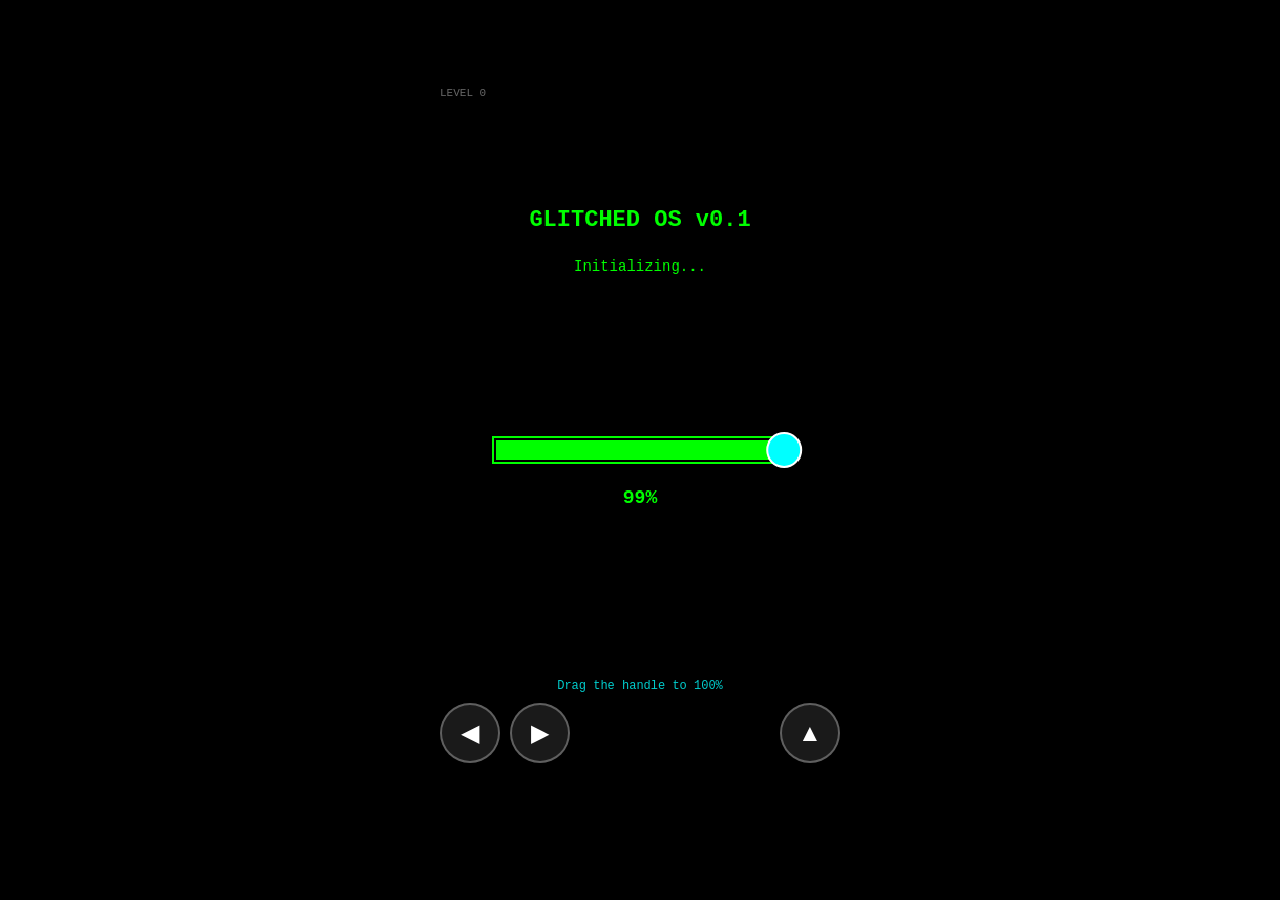
<file: glitched-full.html>
<!DOCTYPE html>
<html lang="en">
<head>
    <meta charset="UTF-8">
    <meta name="viewport" content="width=device-width, initial-scale=1.0, user-scalable=no, viewport-fit=cover">
    <title>GLITCHED - Full Game</title>
    <style>
        * { margin: 0; padding: 0; box-sizing: border-box; }
        body {
            background: #000;
            display: flex;
            flex-direction: column;
            justify-content: center;
            align-items: center;
            min-height: 100vh;
            font-family: 'Courier New', monospace;
            overflow: hidden;
            touch-action: none;
        }
        #gameContainer {
            position: relative;
            width: 100%;
            max-width: 420px;
            aspect-ratio: 9/16;
            background: #000;
        }
        canvas {
            width: 100%;
            height: 100%;
            display: block;
            image-rendering: pixelated;
        }
        #uiOverlay {
            position: absolute;
            top: 0;
            left: 0;
            width: 100%;
            height: 100%;
            pointer-events: none;
        }
        #header {
            position: absolute;
            top: 20px;
            left: 50%;
            transform: translateX(-50%);
            background: linear-gradient(180deg, #222 0%, #111 100%);
            border: 2px solid #0ff;
            border-radius: 8px;
            padding: 8px 20px;
            color: #0ff;
            font-size: 14px;
            cursor: grab;
            user-select: none;
            z-index: 100;
            display: none;
            box-shadow: 0 0 15px rgba(0,255,255,0.3);
            pointer-events: auto;
        }
        #header:active { cursor: grabbing; }
        #controls {
            position: absolute;
            bottom: 60px;
            left: 0;
            width: 100%;
            display: flex;
            justify-content: space-between;
            padding: 0 10px;
            pointer-events: auto;
        }
        .ctrl-btn {
            width: 60px;
            height: 60px;
            border-radius: 50%;
            background: rgba(255,255,255,0.1);
            border: 2px solid rgba(255,255,255,0.3);
            color: #fff;
            font-size: 24px;
            display: flex;
            align-items: center;
            justify-content: center;
            cursor: pointer;
            user-select: none;
        }
        .ctrl-btn:active { background: rgba(255,255,255,0.3); }
        #leftControls, #rightControls { display: flex; gap: 10px; }
        #levelIndicator {
            position: absolute;
            top: 10px;
            left: 10px;
            color: #666;
            font-size: 11px;
            pointer-events: none;
        }
        #actionHint {
            position: absolute;
            bottom: 130px;
            left: 50%;
            transform: translateX(-50%);
            color: #0ff;
            font-size: 12px;
            text-align: center;
            pointer-events: none;
            opacity: 0.8;
        }
        #specialBtn {
            position: absolute;
            bottom: 130px;
            right: 15px;
            width: 70px;
            height: 40px;
            border-radius: 8px;
            background: rgba(0,255,255,0.2);
            border: 2px solid #0ff;
            color: #0ff;
            font-size: 11px;
            cursor: pointer;
            pointer-events: auto;
            display: none;
        }
        #specialBtn:active { background: rgba(0,255,255,0.5); }
        #slider {
            position: absolute;
            bottom: 180px;
            left: 50%;
            transform: translateX(-50%);
            width: 200px;
            pointer-events: auto;
            display: none;
        }
        #darkToggle {
            position: absolute;
            top: 60px;
            right: 15px;
            width: 50px;
            height: 26px;
            border-radius: 13px;
            background: #333;
            border: 2px solid #666;
            cursor: pointer;
            pointer-events: auto;
            display: none;
        }
        #darkToggle::after {
            content: '';
            position: absolute;
            top: 2px;
            left: 2px;
            width: 18px;
            height: 18px;
            border-radius: 50%;
            background: #fff;
            transition: left 0.2s;
        }
        #darkToggle.on { background: #0f0; }
        #darkToggle.on::after { left: 26px; }
    </style>
</head>
<body>
    <div id="gameContainer">
        <canvas id="game"></canvas>
        <div id="uiOverlay">
            <div id="levelIndicator">LEVEL 0</div>
            <div id="header">LEVEL 1</div>
            <div id="actionHint"></div>
            <button id="specialBtn">ACTION</button>
            <input type="range" id="slider" min="0" max="100" value="20">
            <div id="darkToggle"></div>
            <div id="controls">
                <div id="leftControls">
                    <button class="ctrl-btn" id="btnLeft">&#9664;</button>
                    <button class="ctrl-btn" id="btnRight">&#9654;</button>
                </div>
                <div id="rightControls">
                    <button class="ctrl-btn" id="btnJump">&#9650;</button>
                </div>
            </div>
        </div>
    </div>

<script>
const canvas = document.getElementById('game');
const ctx = canvas.getContext('2d');
canvas.width = 400;
canvas.height = 700;

// UI Elements
const header = document.getElementById('header');
const levelIndicator = document.getElementById('levelIndicator');
const actionHint = document.getElementById('actionHint');
const specialBtn = document.getElementById('specialBtn');
const slider = document.getElementById('slider');
const darkToggle = document.getElementById('darkToggle');

// Game State
let currentLevel = 0;
let gameState = 'playing';
let transitionTimer = 0;

// Input
const keys = { left: false, right: false, jump: false, action: false };
let actionHeld = false;
let actionHoldTime = 0;

// Colors
const GLITCH_COLORS = ['#ff0080', '#00ffff', '#ffff00', '#00ff00'];

// ==========================================
// BIT CHARACTER CLASS
// ==========================================
class Bit {
    constructor(x, y) {
        this.x = x; this.y = y;
        this.vx = 0; this.vy = 0;
        this.width = 36; this.height = 52;
        this.speed = 160; this.jumpForce = 420;
        this.grounded = false; this.facing = 1;
        this.walkPhase = 0; this.breathPhase = 0;
        this.blinkTimer = 3; this.isBlinking = false;
        this.glitchTimer = 0; this.glitchColor = null;
        this.nextGlitch = Math.random() * 2 + 1;
        this.isDead = false; this.deathTimer = 0;
        this.alpha = 1; this.scale = 1; this.rotation = 0;
        this.spawnX = x; this.spawnY = y;
    }

    update(dt) {
        if (this.isDead) { this.updateDeath(dt); return; }

        let moveDir = 0;
        if (keys.left) moveDir -= 1;
        if (keys.right) moveDir += 1;
        this.vx = moveDir * this.speed;
        if (moveDir !== 0) this.facing = moveDir;

        if (Math.abs(moveDir) > 0 && this.grounded) this.walkPhase += dt * 12;
        else this.walkPhase = 0;

        if (keys.jump && this.grounded) {
            this.vy = -this.jumpForce;
            this.grounded = false;
            keys.jump = false;
        }

        this.vy += 1100 * dt;
        this.x += this.vx * dt;
        this.y += this.vy * dt;
        this.breathPhase += dt * 2;

        this.blinkTimer -= dt;
        if (this.blinkTimer <= 0) {
            this.isBlinking = true;
            setTimeout(() => this.isBlinking = false, 100);
            this.blinkTimer = Math.random() * 4 + 2;
        }

        this.nextGlitch -= dt;
        if (this.nextGlitch <= 0) {
            this.glitchColor = GLITCH_COLORS[Math.floor(Math.random() * 4)];
            this.glitchTimer = 0.05 + Math.random() * 0.1;
            this.nextGlitch = Math.random() * 3 + 0.5;
        }
        if (this.glitchTimer > 0) this.glitchTimer -= dt;
    }

    updateDeath(dt) {
        this.deathTimer += dt;
        if (this.deathTimer < 0.4) {
            this.glitchTimer = 0.1;
            this.glitchColor = GLITCH_COLORS[Math.floor(Math.random() * 4)];
            this.x += (Math.random() - 0.5) * 6;
        } else if (this.deathTimer < 0.7) {
            this.alpha = 1 - (this.deathTimer - 0.4) / 0.3;
            this.scale = 1 - (this.deathTimer - 0.4) / 0.3 * 0.7;
            this.rotation += dt * 15;
        } else if (this.deathTimer > 1.0) {
            this.respawn();
        }
    }

    die() { if (!this.isDead) { this.isDead = true; this.deathTimer = 0; } }

    respawn() {
        this.x = this.spawnX; this.y = this.spawnY;
        this.vx = 0; this.vy = 0;
        this.alpha = 1; this.scale = 1; this.rotation = 0;
        this.isDead = false; this.deathTimer = 0;
        this.grounded = true;
    }

    draw(ctx) {
        ctx.save();
        ctx.translate(this.x, this.y);
        ctx.scale(this.facing * this.scale, this.scale);
        ctx.rotate(this.rotation);
        ctx.globalAlpha = this.alpha;

        const fill = this.glitchTimer > 0 ? this.glitchColor : '#fff';
        const stroke = '#000';
        const breathY = Math.sin(this.breathPhase) * 1;

        // Legs
        const lAngle = Math.sin(this.walkPhase) * 0.5;
        const rAngle = Math.sin(this.walkPhase + Math.PI) * 0.5;

        ctx.save(); ctx.translate(-6, 6); ctx.rotate(lAngle);
        ctx.fillStyle = fill; ctx.strokeStyle = stroke; ctx.lineWidth = 1.5;
        ctx.beginPath(); ctx.roundRect(-2.5, 0, 5, 14, 2); ctx.fill(); ctx.stroke();
        ctx.fillStyle = stroke; ctx.beginPath(); ctx.roundRect(-3, 12, 6, 5, 2); ctx.fill();
        ctx.restore();

        ctx.save(); ctx.translate(6, 6); ctx.rotate(rAngle);
        ctx.fillStyle = fill; ctx.strokeStyle = stroke;
        ctx.beginPath(); ctx.roundRect(-2.5, 0, 5, 14, 2); ctx.fill(); ctx.stroke();
        ctx.fillStyle = stroke; ctx.beginPath(); ctx.roundRect(-3, 12, 6, 5, 2); ctx.fill();
        ctx.restore();

        // Body
        ctx.fillStyle = fill; ctx.strokeStyle = stroke; ctx.lineWidth = 2;
        ctx.beginPath(); ctx.roundRect(-10, -6 + breathY, 20, 22, 4); ctx.fill(); ctx.stroke();
        ctx.fillStyle = '#e6e6e6'; ctx.fillRect(-6, -2 + breathY, 12, 3);

        // Arms
        ctx.save(); ctx.translate(-12, -2 + breathY); ctx.rotate(Math.sin(this.walkPhase + Math.PI) * 0.3);
        ctx.fillStyle = fill; ctx.strokeStyle = stroke; ctx.lineWidth = 1;
        ctx.beginPath(); ctx.roundRect(-2, -5, 4, 12, 2); ctx.fill(); ctx.stroke();
        ctx.restore();

        ctx.save(); ctx.translate(12, -2 + breathY); ctx.rotate(Math.sin(this.walkPhase) * 0.3);
        ctx.fillStyle = fill;
        ctx.beginPath(); ctx.roundRect(-2, -5, 4, 12, 2); ctx.fill(); ctx.stroke();
        ctx.restore();

        // Head
        ctx.fillStyle = fill; ctx.strokeStyle = stroke; ctx.lineWidth = 2;
        ctx.beginPath(); ctx.roundRect(-10, -28 + breathY * 0.8, 20, 20, 5); ctx.fill(); ctx.stroke();

        // Eyes
        const eyeH = this.isBlinking ? 1 : 7;
        ctx.fillStyle = '#fff'; ctx.strokeStyle = stroke; ctx.lineWidth = 1;
        ctx.fillRect(-7, -22 + breathY * 0.8, 5, eyeH); ctx.strokeRect(-7, -22 + breathY * 0.8, 5, eyeH);
        ctx.fillRect(2, -22 + breathY * 0.8, 5, eyeH); ctx.strokeRect(2, -22 + breathY * 0.8, 5, eyeH);
        if (!this.isBlinking) {
            ctx.fillStyle = '#000';
            ctx.fillRect(-4, -20 + breathY * 0.8, 2, 4);
            ctx.fillRect(5, -20 + breathY * 0.8, 2, 4);
        }
        ctx.restore();
    }
}

// ==========================================
// LEVEL BASE CLASS
// ==========================================
class Level {
    constructor() {
        this.bit = null;
        this.groundY = 580;
        this.platforms = [];
        this.hazards = [];
        this.exitX = 360; this.exitY = 530;
        this.complete = false;
        this.transitionTimer = 0;
        this.exitPulse = 0;
    }
    init() {}
    update(dt) {
        if (this.complete) {
            this.transitionTimer += dt;
            if (this.bit) this.bit.alpha = Math.max(0, 1 - this.transitionTimer * 2);
            if (this.transitionTimer > 1) return true;
            return false;
        }
        if (this.bit && !this.bit.isDead) {
            this.bit.update(dt);
            this.handleCollisions();
            this.bit.x = Math.max(25, Math.min(canvas.width - 25, this.bit.x));
            if (this.bit.y > canvas.height + 50) this.bit.die();
        } else if (this.bit) {
            this.bit.update(dt);
        }
        this.exitPulse += dt * 4;
        return false;
    }
    handleCollisions() {
        if (!this.bit) return;
        let onGround = false;
        for (let p of this.platforms) {
            if (this.bit.x > p.x - p.w/2 - 15 && this.bit.x < p.x + p.w/2 + 15) {
                if (this.bit.y + 26 >= p.y - p.h/2 && this.bit.y + 26 <= p.y + p.h/2 + 10 && this.bit.vy >= 0) {
                    this.bit.y = p.y - p.h/2 - 26;
                    this.bit.vy = 0;
                    onGround = true;
                }
            }
        }
        this.bit.grounded = onGround;
        for (let h of this.hazards) {
            if (Math.abs(this.bit.x - h.x) < h.w/2 + 10 && Math.abs(this.bit.y - h.y) < h.h/2 + 20) {
                this.bit.die();
            }
        }
        if (Math.abs(this.bit.x - this.exitX) < 25 && Math.abs(this.bit.y - this.exitY) < 40 && !this.complete) {
            this.complete = true;
        }
    }
    draw(ctx) {}
    drawExit(ctx, x, y) {
        ctx.fillStyle = '#00ff00';
        ctx.fillRect(x - 15, y - 25, 30, 50);
        ctx.strokeStyle = '#00ff00';
        ctx.lineWidth = 2;
        ctx.globalAlpha = 0.3 + Math.sin(this.exitPulse) * 0.3;
        ctx.strokeRect(x - 20, y - 30, 40, 60);
        ctx.globalAlpha = 1;
    }
    cleanup() {
        header.style.display = 'none';
        specialBtn.style.display = 'none';
        slider.style.display = 'none';
        darkToggle.style.display = 'none';
        actionHint.textContent = '';
    }
}

// ==========================================
// LEVEL 0: BOOT SEQUENCE
// ==========================================
class Level0_Boot extends Level {
    constructor() {
        super();
        this.progress = 0.99;
        this.isDragging = false;
        this.flashAlpha = 0;
    }
    init() {
        this.bit = new Bit(canvas.width/2, canvas.height * 0.6);
        this.bit.grounded = true;
        actionHint.textContent = 'Drag the handle to 100%';
    }
    handleMouse(type, x, y) {
        const handleX = 60 + this.progress * 280;
        const handleY = canvas.height / 2;
        if (type === 'down' && Math.abs(x - handleX) < 25 && Math.abs(y - handleY) < 25) this.isDragging = true;
        if (type === 'move' && this.isDragging && !this.complete) {
            this.progress = Math.max(this.progress, Math.min(1, (x - 60) / 280));
        }
        if (type === 'up') {
            this.isDragging = false;
            if (this.progress >= 1 && !this.complete) { this.complete = true; this.flashAlpha = 0.8; }
        }
    }
    update(dt) {
        this.bit.update(dt);
        if (this.complete) {
            this.flashAlpha = Math.max(0, this.flashAlpha - dt * 3);
            this.transitionTimer += dt;
            if (this.transitionTimer > 1.5) return true;
        }
        return false;
    }
    draw(ctx) {
        ctx.fillStyle = '#000';
        ctx.fillRect(0, 0, canvas.width, canvas.height);
        ctx.fillStyle = '#0f0';
        ctx.font = 'bold 22px Courier New';
        ctx.textAlign = 'center';
        ctx.fillText('GLITCHED OS v0.1', canvas.width/2, canvas.height * 0.2);
        ctx.font = '14px Courier New';
        ctx.fillText('Initializing...', canvas.width/2, canvas.height * 0.26);

        const barY = canvas.height / 2, barW = 280, barX = 60;
        ctx.strokeStyle = '#0f0'; ctx.lineWidth = 2;
        ctx.strokeRect(barX, barY - 12, barW, 24);
        ctx.fillStyle = '#0f0';
        ctx.fillRect(barX + 3, barY - 9, (barW - 6) * this.progress, 18);

        const handleX = barX + this.progress * barW;
        ctx.fillStyle = this.complete ? '#0f0' : '#0ff';
        ctx.beginPath(); ctx.arc(handleX, barY, 16, 0, Math.PI * 2); ctx.fill();
        ctx.strokeStyle = '#fff'; ctx.stroke();

        ctx.fillStyle = '#0f0';
        ctx.font = 'bold 18px Courier New';
        ctx.fillText(Math.floor(this.progress * 100) + '%', canvas.width/2, barY + 50);

        this.bit.draw(ctx);

        if (this.flashAlpha > 0) {
            ctx.fillStyle = `rgba(255,255,255,${this.flashAlpha})`;
            ctx.fillRect(0, 0, canvas.width, canvas.height);
        }
    }
}

// ==========================================
// LEVEL 1: HEADER BRIDGE
// ==========================================
class Level1_Header extends Level {
    constructor() {
        super();
        this.pitStart = 140; this.pitEnd = 260;
        this.bridgeSpawned = false;
        this.bridgeAlpha = 0;
    }
    init() {
        this.groundY = 580;
        this.bit = new Bit(70, this.groundY - 70);
        this.bit.spawnX = 70; this.bit.spawnY = this.groundY - 70;
        this.platforms = [
            { x: this.pitStart/2, y: this.groundY, w: this.pitStart, h: 40 },
            { x: this.pitEnd + (canvas.width - this.pitEnd)/2, y: this.groundY, w: canvas.width - this.pitEnd, h: 40 }
        ];
        this.hazards = [{ x: (this.pitStart + this.pitEnd)/2, y: canvas.height - 15, w: this.pitEnd - this.pitStart, h: 30 }];
        this.exitX = canvas.width - 50; this.exitY = this.groundY - 45;

        header.style.display = 'block';
        header.style.left = '50%'; header.style.top = '20px'; header.style.transform = 'translateX(-50%)';
        actionHint.textContent = 'Drag header over the pit';
        this.setupDrag();
    }
    setupDrag() {
        let dragging = false, startX, startY;
        const onStart = (e) => {
            dragging = true;
            const t = e.touches ? e.touches[0] : e;
            startX = t.clientX - header.offsetLeft;
            startY = t.clientY - header.offsetTop;
        };
        const onMove = (e) => {
            if (!dragging) return;
            e.preventDefault();
            const t = e.touches ? e.touches[0] : e;
            header.style.left = (t.clientX - startX) + 'px';
            header.style.top = (t.clientY - startY) + 'px';
            header.style.transform = 'none';
        };
        const onEnd = () => {
            if (!dragging) return;
            dragging = false;
            const rect = header.getBoundingClientRect();
            const cRect = canvas.getBoundingClientRect();
            const relX = (rect.left + rect.width/2 - cRect.left) / cRect.width * canvas.width;
            const relY = (rect.top + rect.height/2 - cRect.top) / cRect.height * canvas.height;
            if (relX > this.pitStart && relX < this.pitEnd && relY > 200 && !this.bridgeSpawned) {
                this.bridgeSpawned = true;
                header.style.display = 'none';
                this.platforms.push({ x: (this.pitStart + this.pitEnd)/2, y: this.groundY - 8, w: this.pitEnd - this.pitStart + 60, h: 16 });
                actionHint.textContent = '';
            } else {
                header.style.left = '50%'; header.style.top = '20px'; header.style.transform = 'translateX(-50%)';
            }
        };
        header.onmousedown = onStart; header.ontouchstart = onStart;
        document.onmousemove = onMove; document.ontouchmove = onMove;
        document.onmouseup = onEnd; document.ontouchend = onEnd;
    }
    update(dt) {
        if (this.bridgeSpawned) this.bridgeAlpha = Math.min(1, this.bridgeAlpha + dt * 4);
        return super.update(dt);
    }
    draw(ctx) {
        ctx.fillStyle = '#0a0a15'; ctx.fillRect(0, 0, canvas.width, canvas.height);
        ctx.fillStyle = '#333';
        ctx.fillRect(0, this.groundY - 20, this.pitStart, 60);
        ctx.fillRect(this.pitEnd, this.groundY - 20, canvas.width - this.pitEnd, 60);

        // Spikes
        ctx.fillStyle = '#ff0040';
        const sw = (this.pitEnd - this.pitStart) / 8;
        for (let i = 0; i < 8; i++) {
            ctx.beginPath();
            ctx.moveTo(this.pitStart + i * sw, canvas.height - 10);
            ctx.lineTo(this.pitStart + i * sw + sw/2, canvas.height - 35);
            ctx.lineTo(this.pitStart + (i+1) * sw, canvas.height - 10);
            ctx.fill();
        }
        ctx.fillRect(this.pitStart, canvas.height - 10, this.pitEnd - this.pitStart, 10);

        if (this.bridgeSpawned) {
            ctx.globalAlpha = this.bridgeAlpha;
            ctx.fillStyle = '#0ff';
            ctx.fillRect(this.pitStart - 30, this.groundY - 16, this.pitEnd - this.pitStart + 60, 16);
            ctx.globalAlpha = 1;
        }

        this.drawExit(ctx, this.exitX, this.exitY);
        if (this.bit) this.bit.draw(ctx);
    }
    cleanup() { super.cleanup(); document.onmousemove = null; document.onmouseup = null; }
}

// ==========================================
// LEVEL 2: WIND BRIDGE
// ==========================================
class Level2_Wind extends Level {
    constructor() {
        super();
        this.chasmStart = 120; this.chasmEnd = 300;
        this.bridgeWidth = 0; this.maxBridge = 220;
        this.particles = [];
    }
    init() {
        this.groundY = 580;
        this.bit = new Bit(60, this.groundY - 70);
        this.bit.spawnX = 60; this.bit.spawnY = this.groundY - 70;
        this.platforms = [
            { x: this.chasmStart/2, y: this.groundY, w: this.chasmStart, h: 40 },
            { x: this.chasmEnd + (canvas.width - this.chasmEnd)/2, y: this.groundY, w: canvas.width - this.chasmEnd, h: 40 }
        ];
        this.exitX = canvas.width - 50; this.exitY = this.groundY - 45;
        for (let i = 0; i < 8; i++) this.particles.push({ x: this.chasmStart + i * 25, y: this.groundY - 50, alpha: 0, baseX: this.chasmStart + i * 25 });

        specialBtn.style.display = 'block';
        specialBtn.textContent = 'BLOW';
        actionHint.textContent = 'Hold BLOW to extend bridge';
    }
    update(dt) {
        const blowing = actionHeld;
        if (blowing) {
            this.bridgeWidth = Math.min(this.maxBridge, this.bridgeWidth + dt * 150);
            for (let p of this.particles) {
                p.alpha = Math.min(0.8, p.alpha + dt * 5);
                p.x += 80 * dt;
                if (p.x > this.chasmEnd + 30) { p.x = p.baseX; p.y = this.groundY - 50 + Math.random() * 20 - 10; }
            }
        } else {
            this.bridgeWidth = Math.max(0, this.bridgeWidth - dt * 100);
            for (let p of this.particles) p.alpha = Math.max(0, p.alpha - dt * 3);
        }

        // Dynamic bridge platform
        this.platforms = [
            { x: this.chasmStart/2, y: this.groundY, w: this.chasmStart, h: 40 },
            { x: this.chasmEnd + (canvas.width - this.chasmEnd)/2, y: this.groundY, w: canvas.width - this.chasmEnd, h: 40 }
        ];
        if (this.bridgeWidth > 20) {
            this.platforms.push({ x: this.chasmEnd + 10 - this.bridgeWidth/2, y: this.groundY - 8, w: this.bridgeWidth, h: 16 });
        }

        if (this.bit && this.bit.y > canvas.height - 50) this.bit.die();
        return super.update(dt);
    }
    draw(ctx) {
        ctx.fillStyle = '#020210'; ctx.fillRect(0, 0, canvas.width, canvas.height);
        ctx.fillStyle = '#333';
        ctx.fillRect(0, this.groundY - 20, this.chasmStart, 60);
        ctx.fillRect(this.chasmEnd, this.groundY - 20, canvas.width - this.chasmEnd, 60);

        if (this.bridgeWidth > 5) {
            ctx.fillStyle = '#0ff';
            ctx.fillRect(this.chasmEnd + 10 - this.bridgeWidth, this.groundY - 16, this.bridgeWidth, 16);
        }

        for (let p of this.particles) {
            if (p.alpha > 0) {
                ctx.fillStyle = `rgba(255,255,255,${p.alpha})`;
                ctx.beginPath(); ctx.arc(p.x, p.y, 3, 0, Math.PI * 2); ctx.fill();
            }
        }

        this.drawExit(ctx, this.exitX, this.exitY);
        if (this.bit) this.bit.draw(ctx);
    }
}

// ==========================================
// LEVEL 3: STATIC - SHAKE TO CLEAR
// ==========================================
class Level3_Static extends Level {
    constructor() {
        super();
        this.staticAlpha = 0.9;
        this.stairPlatforms = [];
    }
    init() {
        this.groundY = 560;
        this.bit = new Bit(80, this.groundY - 70);
        this.bit.spawnX = 80; this.bit.spawnY = this.groundY - 70;

        this.platforms = [{ x: 100, y: this.groundY, w: 180, h: 30 }];
        for (let i = 0; i < 6; i++) {
            this.stairPlatforms.push({ x: 200 + i * 70, y: this.groundY - 40 - i * 45, w: 80, h: 18, visible: false });
        }
        this.platforms.push({ x: canvas.width - 80, y: this.groundY - 280, w: 120, h: 30 });
        this.exitX = canvas.width - 80; this.exitY = this.groundY - 320;

        specialBtn.style.display = 'block';
        specialBtn.textContent = 'SHAKE';
        actionHint.textContent = 'Press SHAKE to clear static';
    }
    update(dt) {
        if (actionHeld && this.staticAlpha > 0) {
            this.staticAlpha = 0;
            for (let p of this.stairPlatforms) p.visible = true;
            actionHeld = false;
        }

        this.staticAlpha = Math.min(0.9, this.staticAlpha + dt * 0.15);

        this.platforms = [{ x: 100, y: this.groundY, w: 180, h: 30 }, { x: canvas.width - 80, y: this.groundY - 280, w: 120, h: 30 }];
        for (let p of this.stairPlatforms) {
            if (this.staticAlpha < 0.5) this.platforms.push(p);
        }

        if (this.bit && this.bit.y > canvas.height + 50) this.bit.die();
        return super.update(dt);
    }
    draw(ctx) {
        ctx.fillStyle = '#e6e6e6'; ctx.fillRect(0, 0, canvas.width, canvas.height);

        ctx.fillStyle = '#fff';
        ctx.fillRect(10, this.groundY - 30, 180, 50);
        ctx.fillRect(canvas.width - 140, this.groundY - 310, 120, 50);

        ctx.fillStyle = '#000';
        for (let p of this.stairPlatforms) {
            ctx.globalAlpha = this.staticAlpha < 0.5 ? 1 : 0.3;
            ctx.fillRect(p.x - p.w/2, p.y - p.h/2, p.w, p.h);
        }
        ctx.globalAlpha = 1;
        ctx.fillRect(10, this.groundY - 15, 180, 30);
        ctx.fillRect(canvas.width - 140, this.groundY - 295, 120, 30);

        // Static overlay
        if (this.staticAlpha > 0) {
            ctx.globalAlpha = this.staticAlpha;
            for (let i = 0; i < 500; i++) {
                ctx.fillStyle = Math.random() > 0.5 ? '#000' : '#fff';
                ctx.fillRect(Math.random() * canvas.width, Math.random() * canvas.height, Math.random() * 4 + 1, Math.random() * 4 + 1);
            }
            ctx.globalAlpha = 1;
        }

        this.drawExit(ctx, this.exitX, this.exitY);
        if (this.bit) this.bit.draw(ctx);
    }
}

// ==========================================
// LEVEL 4: VOLUME - SLEEPING CREATURE
// ==========================================
class Level4_Volume extends Level {
    constructor() {
        super();
        this.volumeLevel = 0.3;
        this.creatureAwake = false;
        this.creatureAlertTimer = 0;
    }
    init() {
        this.groundY = 560;
        this.bit = new Bit(60, this.groundY - 70);
        this.bit.spawnX = 60; this.bit.spawnY = this.groundY - 70;
        this.platforms = [{ x: canvas.width/2, y: this.groundY, w: canvas.width, h: 40 }];
        this.exitX = canvas.width - 50; this.exitY = this.groundY - 45;

        slider.style.display = 'block';
        slider.value = 30;
        actionHint.textContent = 'Keep volume LOW to sneak past';
    }
    update(dt) {
        this.volumeLevel = slider.value / 100;

        if (this.volumeLevel > 0.5) {
            this.creatureAwake = true;
            this.creatureAlertTimer = 2;
        } else if (this.creatureAlertTimer > 0) {
            this.creatureAlertTimer -= dt;
            if (this.creatureAlertTimer <= 0) this.creatureAwake = false;
        }

        // Kill if creature awake and player in range
        if (this.creatureAwake && this.bit && Math.abs(this.bit.x - canvas.width/2) < 150) {
            this.bit.die();
        }

        return super.update(dt);
    }
    draw(ctx) {
        ctx.fillStyle = '#f0f0f0'; ctx.fillRect(0, 0, canvas.width, canvas.height);
        ctx.fillStyle = '#000'; ctx.fillRect(0, this.groundY - 20, canvas.width, 60);

        // Creature
        const cx = canvas.width / 2, cy = this.groundY - 60;
        ctx.fillStyle = '#000';
        ctx.fillRect(cx - 80, cy - 30, 160, 60);
        ctx.fillRect(cx + 50, cy - 50, 50, 40);

        // Eyes
        ctx.fillStyle = this.creatureAwake ? '#f00' : '#fff';
        const eyeH = this.creatureAwake ? 12 : 3;
        ctx.fillRect(cx + 55, cy - 35, 15, eyeH);
        ctx.fillRect(cx + 75, cy - 35, 15, eyeH);

        // Sleep indicator
        if (!this.creatureAwake) {
            ctx.fillStyle = '#666';
            ctx.font = '20px Courier New';
            ctx.fillText('zzZ', cx + 100, cy - 60);
        } else {
            ctx.fillStyle = '#f00';
            ctx.font = 'bold 30px Courier New';
            ctx.fillText('!', cx + 70, cy - 70);
        }

        // Detection zone
        ctx.strokeStyle = this.creatureAwake ? 'rgba(255,0,0,0.5)' : 'rgba(100,100,100,0.3)';
        ctx.lineWidth = 2;
        ctx.beginPath(); ctx.arc(cx, cy, 150, 0, Math.PI * 2); ctx.stroke();

        // Volume indicator
        ctx.fillStyle = this.volumeLevel > 0.5 ? '#f00' : '#0f0';
        ctx.fillRect(20, 50, 60 * this.volumeLevel, 10);
        ctx.strokeStyle = '#000'; ctx.strokeRect(20, 50, 60, 10);

        this.drawExit(ctx, this.exitX, this.exitY);
        if (this.bit) this.bit.draw(ctx);
    }
}

// ==========================================
// LEVEL 5: CHARGING - GIANT PLUG
// ==========================================
class Level5_Charging extends Level {
    constructor() {
        super();
        this.plugY = canvas.height + 100;
        this.plugActivated = false;
        this.plugTargetY = 200;
    }
    init() {
        this.groundY = 560;
        this.bit = new Bit(canvas.width/2, this.groundY - 70);
        this.bit.spawnX = canvas.width/2; this.bit.spawnY = this.groundY - 70;
        this.platforms = [{ x: canvas.width/2, y: this.groundY, w: 200, h: 20 }];
        this.exitX = canvas.width/2 - 60; this.exitY = 120;

        specialBtn.style.display = 'block';
        specialBtn.textContent = 'PLUG IN';
        actionHint.textContent = 'Press PLUG IN to charge';
    }
    update(dt) {
        if (actionHeld && !this.plugActivated) {
            this.plugActivated = true;
            actionHeld = false;
        }

        if (this.plugActivated) {
            this.plugY = Math.max(this.plugTargetY, this.plugY - dt * 300);
        }

        this.platforms = [{ x: canvas.width/2, y: this.groundY, w: 200, h: 20 }];
        if (this.plugActivated) {
            this.platforms.push({ x: canvas.width/2, y: this.plugY + 50, w: 140, h: 20 });
        }
        this.platforms.push({ x: canvas.width/2 - 60, y: 100, w: 100, h: 20 });

        if (this.bit && this.bit.y > canvas.height + 50) this.bit.die();
        return super.update(dt);
    }
    draw(ctx) {
        ctx.fillStyle = '#000'; ctx.fillRect(0, 0, canvas.width, canvas.height);

        // Shaft walls
        ctx.fillStyle = '#1a1a1a';
        ctx.fillRect(canvas.width/2 - 130, 0, 30, canvas.height);
        ctx.fillRect(canvas.width/2 + 100, 0, 30, canvas.height);

        // Platforms
        ctx.fillStyle = '#fff';
        ctx.fillRect(canvas.width/2 - 100, this.groundY - 10, 200, 20);
        ctx.fillRect(canvas.width/2 - 110, 90, 100, 20);

        // Battery icon
        ctx.strokeStyle = '#fff'; ctx.lineWidth = 3;
        ctx.strokeRect(canvas.width/2 + 50, canvas.height/2 - 50, 50, 80);
        ctx.fillStyle = this.plugActivated ? '#0f0' : '#f00';
        ctx.fillRect(canvas.width/2 + 55, canvas.height/2 + 10, 40, 15);

        // Giant plug
        ctx.fillStyle = '#fff';
        ctx.fillRect(canvas.width/2 - 60, this.plugY, 120, 70);
        ctx.fillRect(canvas.width/2 - 40, this.plugY + 70, 20, 50);
        ctx.fillRect(canvas.width/2 + 20, this.plugY + 70, 20, 50);

        this.drawExit(ctx, this.exitX, this.exitY);
        if (this.bit) this.bit.draw(ctx);
    }
}

// ==========================================
// LEVEL 6: BRIGHTNESS - UV PLATFORMS
// ==========================================
class Level6_Brightness extends Level {
    constructor() {
        super();
        this.brightness = 0.2;
        this.uvPlatforms = [];
    }
    init() {
        this.groundY = 600;
        this.bit = new Bit(80, this.groundY - 70);
        this.bit.spawnX = 80; this.bit.spawnY = this.groundY - 70;

        this.platforms = [{ x: 80, y: this.groundY, w: 120, h: 25 }];
        this.uvPlatforms = [
            { x: 180, y: 530, w: 90, h: 20 },
            { x: 280, y: 460, w: 90, h: 20 },
            { x: 380, y: 390, w: 90, h: 20 },
            { x: 320, y: 320, w: 90, h: 20 },
            { x: 220, y: 250, w: 90, h: 20 },
        ];
        this.platforms.push({ x: 320, y: 180, w: 120, h: 25 });
        this.exitX = 320; this.exitY = 135;

        slider.style.display = 'block';
        slider.value = 20;
        actionHint.textContent = 'Increase brightness to reveal platforms';
    }
    update(dt) {
        this.brightness = slider.value / 100;

        this.platforms = [{ x: 80, y: this.groundY, w: 120, h: 25 }, { x: 320, y: 180, w: 120, h: 25 }];
        if (this.brightness > 0.5) {
            for (let p of this.uvPlatforms) this.platforms.push(p);
        }

        if (this.bit && this.bit.y > canvas.height + 50) this.bit.die();
        return super.update(dt);
    }
    draw(ctx) {
        ctx.fillStyle = '#000'; ctx.fillRect(0, 0, canvas.width, canvas.height);

        // Start platform
        ctx.fillStyle = '#333';
        ctx.fillRect(20, this.groundY - 12, 120, 25);
        ctx.fillRect(260, 168, 120, 25);

        // UV platforms
        for (let p of this.uvPlatforms) {
            const alpha = this.brightness > 0.5 ? 1 : this.brightness * 1.5;
            ctx.fillStyle = `rgba(200,220,255,${alpha})`;
            ctx.fillRect(p.x - p.w/2, p.y - p.h/2, p.w, p.h);
            ctx.strokeStyle = `rgba(200,220,255,${alpha * 0.5})`;
            ctx.lineWidth = 2;
            ctx.strokeRect(p.x - p.w/2 - 2, p.y - p.h/2 - 2, p.w + 4, p.h + 4);
        }

        // Brightness indicator
        ctx.fillStyle = '#ff0';
        ctx.font = '24px Arial';
        ctx.fillText('☀️', 20, 40);
        ctx.fillStyle = '#fff';
        ctx.fillRect(50, 30, 60 * this.brightness, 10);
        ctx.strokeStyle = '#fff'; ctx.strokeRect(50, 30, 60, 10);

        // Bit eyes glow in dark
        if (this.bit && this.brightness < 0.3) {
            ctx.fillStyle = '#fff';
            ctx.beginPath(); ctx.arc(this.bit.x - 5, this.bit.y - 18, 4, 0, Math.PI * 2); ctx.fill();
            ctx.beginPath(); ctx.arc(this.bit.x + 5, this.bit.y - 18, 4, 0, Math.PI * 2); ctx.fill();
        }

        this.drawExit(ctx, this.exitX, this.exitY);
        if (this.bit) this.bit.draw(ctx);
    }
}

// ==========================================
// LEVEL 7: SCREENSHOT - FLICKERING BRIDGE
// ==========================================
class Level7_Screenshot extends Level {
    constructor() {
        super();
        this.bridgeFrozen = false;
        this.freezeTimer = 0;
        this.flickerOn = false;
        this.flickerTimer = 0;
    }
    init() {
        this.groundY = 500;
        this.bit = new Bit(80, this.groundY - 70);
        this.bit.spawnX = 80; this.bit.spawnY = this.groundY - 70;
        this.platforms = [
            { x: 80, y: this.groundY, w: 140, h: 20 },
            { x: canvas.width - 80, y: this.groundY, w: 140, h: 20 }
        ];
        this.exitX = canvas.width - 80; this.exitY = this.groundY - 45;

        specialBtn.style.display = 'block';
        specialBtn.textContent = 'CAPTURE';
        actionHint.textContent = 'Press CAPTURE to freeze bridge (5s)';
    }
    update(dt) {
        if (actionHeld && !this.bridgeFrozen) {
            this.bridgeFrozen = true;
            this.freezeTimer = 5;
            actionHeld = false;
        }

        if (this.bridgeFrozen) {
            this.freezeTimer -= dt;
            if (this.freezeTimer <= 0) this.bridgeFrozen = false;
        } else {
            this.flickerTimer += dt;
            if (this.flickerTimer > (this.flickerOn ? 0.02 : 0.3)) {
                this.flickerTimer = 0;
                this.flickerOn = !this.flickerOn;
            }
        }

        this.platforms = [
            { x: 80, y: this.groundY, w: 140, h: 20 },
            { x: canvas.width - 80, y: this.groundY, w: 140, h: 20 }
        ];
        if (this.bridgeFrozen || this.flickerOn) {
            this.platforms.push({ x: canvas.width/2, y: this.groundY, w: 200, h: 15 });
        }

        if (this.bit && this.bit.y > canvas.height + 50) this.bit.die();
        return super.update(dt);
    }
    draw(ctx) {
        ctx.fillStyle = '#1a1a2e'; ctx.fillRect(0, 0, canvas.width, canvas.height);

        // Fog
        ctx.fillStyle = 'rgba(100,100,120,0.3)';
        ctx.fillRect(0, canvas.height/2 - 50, canvas.width, 150);

        // Cliffs
        ctx.fillStyle = '#111';
        ctx.fillRect(10, this.groundY - 100, 140, 200);
        ctx.fillRect(canvas.width - 150, this.groundY - 100, 140, 200);

        // Bridge
        const bridgeAlpha = this.bridgeFrozen ? 1 : (this.flickerOn ? 0.8 : 0.05);
        ctx.globalAlpha = bridgeAlpha;
        ctx.fillStyle = '#fff';
        ctx.fillRect(150, this.groundY - 8, 100, 15);
        ctx.fillRect(250, this.groundY - 8, 50, 15);
        ctx.globalAlpha = 1;

        // Timer
        if (this.bridgeFrozen) {
            ctx.fillStyle = this.freezeTimer < 2 ? '#f00' : '#fff';
            ctx.font = 'bold 30px Courier New';
            ctx.textAlign = 'center';
            ctx.fillText(Math.ceil(this.freezeTimer), canvas.width/2, 80);
        }

        this.drawExit(ctx, this.exitX, this.exitY);
        if (this.bit) this.bit.draw(ctx);
    }
}

// ==========================================
// LEVEL 8: DARK MODE - UNLOCK DOOR
// ==========================================
class Level8_DarkMode extends Level {
    constructor() {
        super();
        this.isDark = false;
        this.doorUnlocked = false;
    }
    init() {
        this.groundY = 520;
        this.bit = new Bit(80, this.groundY - 70);
        this.bit.spawnX = 80; this.bit.spawnY = this.groundY - 70;
        this.platforms = [
            { x: canvas.width/2, y: this.groundY, w: canvas.width - 40, h: 20 },
            { x: canvas.width/2 + 40, y: this.groundY - 50, w: 80, h: 20 }
        ];
        this.exitX = canvas.width/2; this.exitY = 300;

        darkToggle.style.display = 'block';
        darkToggle.classList.remove('on');
        actionHint.textContent = 'Toggle dark mode to unlock door';

        darkToggle.onclick = () => {
            this.isDark = !this.isDark;
            darkToggle.classList.toggle('on', this.isDark);
            this.doorUnlocked = this.isDark;
        };
    }
    handleCollisions() {
        super.handleCollisions();
        // Only allow exit if door unlocked
        if (!this.doorUnlocked && this.complete) this.complete = false;
    }
    draw(ctx) {
        const bg = this.isDark ? '#000' : '#fff';
        const fg = this.isDark ? '#fff' : '#000';

        ctx.fillStyle = bg; ctx.fillRect(0, 0, canvas.width, canvas.height);

        // Grid floor
        ctx.strokeStyle = fg;
        ctx.lineWidth = 1;
        for (let x = 0; x < canvas.width; x += 30) {
            ctx.beginPath(); ctx.moveTo(x, this.groundY - 20); ctx.lineTo(x, this.groundY + 40); ctx.stroke();
        }
        for (let y = this.groundY - 20; y < this.groundY + 40; y += 15) {
            ctx.beginPath(); ctx.moveTo(0, y); ctx.lineTo(canvas.width, y); ctx.stroke();
        }

        // Door
        ctx.strokeStyle = fg; ctx.lineWidth = 3;
        ctx.strokeRect(canvas.width/2 - 35, 260, 70, 100);
        ctx.strokeRect(canvas.width/2 - 30, 265, 60, 90);

        // Lock
        ctx.font = '24px Arial';
        ctx.fillStyle = fg;
        ctx.textAlign = 'center';
        ctx.fillText(this.doorUnlocked ? '🔓' : '🔒', canvas.width/2, 320);

        // Status light
        ctx.fillStyle = this.doorUnlocked ? '#0f0' : '#f00';
        ctx.beginPath(); ctx.arc(canvas.width/2 + 45, 285, 6, 0, Math.PI * 2); ctx.fill();

        // Moon sensor
        ctx.strokeStyle = fg; ctx.lineWidth = 2;
        ctx.strokeRect(canvas.width/2 - 20, 220, 40, 30);
        ctx.font = '20px Arial';
        ctx.fillText('🌙', canvas.width/2, 242);

        // Step
        ctx.fillStyle = fg;
        ctx.fillRect(canvas.width/2 - 40, this.groundY - 60, 80, 20);

        if (this.bit) {
            // Override bit colors for this level
            ctx.save();
            this.bit.draw(ctx);
            ctx.restore();
        }
    }
}

// ==========================================
// LEVEL 9: ORIENTATION - WIDEN CORRIDOR
// ==========================================
class Level9_Orientation extends Level {
    constructor() {
        super();
        this.isLandscape = false;
        this.corridorGap = 25;
        this.crusherX = -150;
    }
    init() {
        this.groundY = canvas.height/2 + 100;
        this.bit = new Bit(80, this.groundY - 70);
        this.bit.spawnX = 80; this.bit.spawnY = this.groundY - 70;
        this.exitX = canvas.width - 50; this.exitY = this.groundY - 45;

        specialBtn.style.display = 'block';
        specialBtn.textContent = 'ROTATE';
        actionHint.textContent = 'Press ROTATE to widen corridor';
    }
    update(dt) {
        if (actionHeld) {
            this.isLandscape = true;
            this.corridorGap = 80;
            actionHeld = false;
        }

        if (!this.isLandscape) {
            this.crusherX += dt * 15;
            if (this.bit && this.crusherX > this.bit.x - 50) this.bit.die();
        }

        // Corridor blocks passage if gap too small
        this.platforms = [{ x: canvas.width/2, y: this.groundY, w: canvas.width, h: 20 }];

        // Add corridor walls if not landscape
        if (!this.isLandscape && this.bit) {
            const inCorridor = this.bit.x > 150 && this.bit.x < canvas.width - 100;
            if (inCorridor && Math.abs(this.bit.y - (this.groundY - 80)) < 40) {
                // Block if corridor too narrow for bit
                if (this.corridorGap < 50) {
                    this.bit.x = Math.min(this.bit.x, 150);
                }
            }
        }

        return super.update(dt);
    }
    draw(ctx) {
        ctx.fillStyle = '#f0f0f0'; ctx.fillRect(0, 0, canvas.width, canvas.height);

        // Crusher
        ctx.fillStyle = '#000';
        ctx.fillRect(this.crusherX - 50, this.groundY - 200, 100, 250);

        // Speed lines
        ctx.strokeStyle = '#333';
        for (let i = 0; i < 5; i++) {
            ctx.beginPath();
            ctx.moveTo(this.crusherX + 50, this.groundY - 180 + i * 40);
            ctx.lineTo(this.crusherX + 80, this.groundY - 180 + i * 40);
            ctx.stroke();
        }

        // Corridor
        const corridorY = this.groundY - 80;
        ctx.fillStyle = '#000';
        ctx.fillRect(150, corridorY - this.corridorGap - 30, canvas.width - 200, 30);
        ctx.fillRect(150, corridorY + this.corridorGap, canvas.width - 200, 30);

        // Floor
        ctx.fillRect(0, this.groundY - 10, canvas.width, 30);

        // Warning text
        if (!this.isLandscape) {
            ctx.fillStyle = '#f00';
            ctx.font = '14px Courier New';
            ctx.textAlign = 'center';
            ctx.fillText('ASPECT_RATIO_ERROR', canvas.width/2, 80);
        }

        this.drawExit(ctx, this.exitX, this.exitY);
        if (this.bit) this.bit.draw(ctx);
    }
}

// ==========================================
// LEVEL 10: TIME TRAVEL - GROW TREE
// ==========================================
class Level10_TimeTravel extends Level {
    constructor() {
        super();
        this.timeHeld = 0;
        this.treeGrown = false;
        this.treeScale = 0.1;
    }
    init() {
        this.groundY = 520;
        this.bit = new Bit(80, this.groundY - 70);
        this.bit.spawnX = 80; this.bit.spawnY = this.groundY - 70;
        this.platforms = [{ x: canvas.width/2, y: this.groundY, w: canvas.width - 40, h: 20 }];
        this.exitX = canvas.width - 50; this.exitY = 100;

        specialBtn.style.display = 'block';
        specialBtn.textContent = 'WAIT';
        actionHint.textContent = 'Hold WAIT to pass time (grow tree)';
    }
    update(dt) {
        if (actionHeld && !this.treeGrown) {
            this.timeHeld += dt;
            if (this.timeHeld > 3) {
                this.treeGrown = true;
            }
        }

        if (this.treeGrown) {
            this.treeScale = Math.min(1, this.treeScale + dt * 0.5);
        }

        this.platforms = [{ x: canvas.width/2, y: this.groundY, w: canvas.width - 40, h: 20 }];
        if (this.treeGrown && this.treeScale > 0.5) {
            // Tree branches as platforms
            this.platforms.push({ x: 130, y: this.groundY - 100, w: 80, h: 15 });
            this.platforms.push({ x: 220, y: this.groundY - 180, w: 80, h: 15 });
            this.platforms.push({ x: 150, y: this.groundY - 260, w: 80, h: 15 });
            this.platforms.push({ x: 250, y: this.groundY - 340, w: 80, h: 15 });
        }
        this.platforms.push({ x: canvas.width - 60, y: 130, w: 100, h: 20 });

        return super.update(dt);
    }
    draw(ctx) {
        ctx.fillStyle = '#f0f0f0'; ctx.fillRect(0, 0, canvas.width, canvas.height);

        // Ground
        ctx.fillStyle = '#000';
        ctx.fillRect(20, this.groundY - 10, canvas.width - 40, 30);

        // Exit platform
        ctx.fillRect(canvas.width - 110, 120, 100, 20);
        ctx.fillStyle = '#000';
        ctx.fillRect(canvas.width - 80, 50, 60, 200);

        // Tree
        const tx = 180, ty = this.groundY - 10;
        ctx.save();
        ctx.translate(tx, ty);
        ctx.scale(this.treeScale, this.treeScale);

        if (!this.treeGrown || this.treeScale < 0.3) {
            // Sapling
            ctx.fillStyle = '#000';
            ctx.fillRect(-2, -40, 4, 40);
            ctx.beginPath(); ctx.ellipse(-10, -35, 8, 5, -0.3, 0, Math.PI * 2); ctx.fill();
            ctx.beginPath(); ctx.ellipse(10, -45, 8, 5, 0.3, 0, Math.PI * 2); ctx.fill();
        } else {
            // Full tree
            ctx.fillStyle = '#000';
            ctx.beginPath();
            ctx.moveTo(-15, 0); ctx.lineTo(-8, -200); ctx.lineTo(8, -200); ctx.lineTo(15, 0);
            ctx.fill();

            // Branches
            ctx.fillRect(-70, -90, 80, 15);
            ctx.fillRect(10, -170, 80, 15);
            ctx.fillRect(-60, -250, 80, 15);
            ctx.fillRect(30, -330, 80, 15);

            // Canopy
            for (let i = 0; i < 5; i++) {
                ctx.beginPath();
                ctx.ellipse(-30 + i * 30, -380 + Math.random() * 30, 30, 20, 0, 0, Math.PI * 2);
                ctx.fill();
            }
        }
        ctx.restore();

        // Clock
        ctx.font = '30px Arial';
        ctx.fillText('🕐', tx - 10, ty - 250 * this.treeScale - 50);

        // Sign
        ctx.fillStyle = '#000';
        ctx.font = '12px Courier New';
        ctx.textAlign = 'center';
        ctx.fillText('GROWTH TIME: 10 YEARS', tx + 80, ty - 50);

        // Progress
        if (!this.treeGrown) {
            ctx.fillStyle = '#0ff';
            ctx.fillRect(100, 60, 200 * (this.timeHeld / 3), 10);
            ctx.strokeStyle = '#000';
            ctx.strokeRect(100, 60, 200, 10);
        }

        this.drawExit(ctx, this.exitX, this.exitY);
        if (this.bit) this.bit.draw(ctx);
    }
}

// ==========================================
// WIN SCREEN
// ==========================================
class WinScreen extends Level {
    constructor() { super(); this.timer = 0; }
    init() {
        this.bit = new Bit(canvas.width/2, canvas.height * 0.55);
        this.bit.grounded = true;
        actionHint.textContent = 'Press R to restart';
    }
    update(dt) { this.timer += dt; this.bit.update(dt); return false; }
    draw(ctx) {
        ctx.fillStyle = '#000'; ctx.fillRect(0, 0, canvas.width, canvas.height);

        // Glitch lines
        if (Math.random() > 0.95) {
            ctx.fillStyle = GLITCH_COLORS[Math.floor(Math.random() * 4)];
            ctx.globalAlpha = 0.15;
            ctx.fillRect(0, Math.random() * canvas.height, canvas.width, Math.random() * 20);
            ctx.globalAlpha = 1;
        }

        ctx.fillStyle = '#0f0';
        ctx.font = 'bold 28px Courier New';
        ctx.textAlign = 'center';
        ctx.fillText('SYSTEM RESTORED', canvas.width/2, canvas.height * 0.2);

        ctx.fillStyle = '#0ff';
        ctx.font = '16px Courier New';
        ctx.fillText('BIT has escaped the glitch!', canvas.width/2, canvas.height * 0.28);

        this.bit.draw(ctx);

        ctx.font = '14px Courier New';
        ctx.fillStyle = '#666';
        if (Math.sin(this.timer * 3) > 0) ctx.fillText('Thanks for playing!', canvas.width/2, canvas.height * 0.75);
        ctx.fillStyle = '#444';
        ctx.fillText('Press R to restart', canvas.width/2, canvas.height * 0.85);
    }
}

// ==========================================
// MAIN GAME
// ==========================================
const LEVELS = [Level0_Boot, Level1_Header, Level2_Wind, Level3_Static, Level4_Volume, Level5_Charging, Level6_Brightness, Level7_Screenshot, Level8_DarkMode, Level9_Orientation, Level10_TimeTravel, WinScreen];
let level = null;
let lastTime = 0;

function loadLevel(idx) {
    currentLevel = idx;
    if (level) level.cleanup();
    level = new LEVELS[idx]();
    level.init();
    levelIndicator.textContent = idx < 11 ? `LEVEL ${idx}` : 'COMPLETE';
}

function gameLoop(ts) {
    const dt = Math.min((ts - lastTime) / 1000, 0.05);
    lastTime = ts;

    if (actionHeld) actionHoldTime += dt;

    if (level.update(dt)) {
        loadLevel(Math.min(currentLevel + 1, LEVELS.length - 1));
    }

    level.draw(ctx);
    requestAnimationFrame(gameLoop);
}

// Input
document.addEventListener('keydown', e => {
    if (e.key === 'ArrowLeft' || e.key === 'a') keys.left = true;
    if (e.key === 'ArrowRight' || e.key === 'd') keys.right = true;
    if (e.key === 'ArrowUp' || e.key === 'w' || e.key === ' ') keys.jump = true;
    if (e.key === 'r') loadLevel(0);
});
document.addEventListener('keyup', e => {
    if (e.key === 'ArrowLeft' || e.key === 'a') keys.left = false;
    if (e.key === 'ArrowRight' || e.key === 'd') keys.right = false;
    if (e.key === 'ArrowUp' || e.key === 'w' || e.key === ' ') keys.jump = false;
});

// Touch controls
document.getElementById('btnLeft').ontouchstart = () => keys.left = true;
document.getElementById('btnLeft').ontouchend = () => keys.left = false;
document.getElementById('btnRight').ontouchstart = () => keys.right = true;
document.getElementById('btnRight').ontouchend = () => keys.right = false;
document.getElementById('btnJump').ontouchstart = () => keys.jump = true;
document.getElementById('btnJump').ontouchend = () => keys.jump = false;

// Mouse fallback
document.getElementById('btnLeft').onmousedown = () => keys.left = true;
document.getElementById('btnLeft').onmouseup = () => keys.left = false;
document.getElementById('btnRight').onmousedown = () => keys.right = true;
document.getElementById('btnRight').onmouseup = () => keys.right = false;
document.getElementById('btnJump').onmousedown = () => keys.jump = true;
document.getElementById('btnJump').onmouseup = () => keys.jump = false;

// Special button
specialBtn.ontouchstart = specialBtn.onmousedown = () => { actionHeld = true; actionHoldTime = 0; };
specialBtn.ontouchend = specialBtn.onmouseup = () => actionHeld = false;

// Canvas mouse for boot level
canvas.addEventListener('mousedown', e => {
    const rect = canvas.getBoundingClientRect();
    const x = (e.clientX - rect.left) / rect.width * canvas.width;
    const y = (e.clientY - rect.top) / rect.height * canvas.height;
    if (level.handleMouse) level.handleMouse('down', x, y);
});
canvas.addEventListener('mousemove', e => {
    const rect = canvas.getBoundingClientRect();
    const x = (e.clientX - rect.left) / rect.width * canvas.width;
    const y = (e.clientY - rect.top) / rect.height * canvas.height;
    if (level.handleMouse) level.handleMouse('move', x, y);
});
canvas.addEventListener('mouseup', () => { if (level.handleMouse) level.handleMouse('up', 0, 0); });

canvas.addEventListener('touchstart', e => {
    e.preventDefault();
    const rect = canvas.getBoundingClientRect();
    const t = e.touches[0];
    const x = (t.clientX - rect.left) / rect.width * canvas.width;
    const y = (t.clientY - rect.top) / rect.height * canvas.height;
    if (level.handleMouse) level.handleMouse('down', x, y);
});
canvas.addEventListener('touchmove', e => {
    e.preventDefault();
    const rect = canvas.getBoundingClientRect();
    const t = e.touches[0];
    const x = (t.clientX - rect.left) / rect.width * canvas.width;
    const y = (t.clientY - rect.top) / rect.height * canvas.height;
    if (level.handleMouse) level.handleMouse('move', x, y);
});
canvas.addEventListener('touchend', e => {
    e.preventDefault();
    if (level.handleMouse) level.handleMouse('up', 0, 0);
});

// Start
loadLevel(0);
requestAnimationFrame(gameLoop);
</script>
</body>
</html>
</file>
<file: marketing/site/styles.css>
:root {
  --paper: #f7f7f2;
  --ink: #111111;
  --muted: #666666;
  --line: #111111;
  --ghost: #d9dedc;
  --accent: #00a3a3;
  --warning: #f2d94e;
  --danger: #f35b45;
  --panel: #ffffff;
  --max: 1180px;
}

* {
  box-sizing: border-box;
}

html {
  scroll-behavior: smooth;
}

body {
  margin: 0;
  background: var(--paper);
  color: var(--ink);
  font-family: "Courier New", Menlo, Monaco, ui-monospace, SFMono-Regular, monospace;
  letter-spacing: 0;
}

a {
  color: inherit;
}

code {
  padding: 0.1rem 0.25rem;
  border: 1px solid var(--line);
  background: var(--panel);
}

.site-header {
  position: sticky;
  top: 0;
  z-index: 20;
  display: flex;
  align-items: center;
  justify-content: space-between;
  gap: 1rem;
  padding: 0.85rem clamp(1rem, 4vw, 3rem);
  border-bottom: 2px solid var(--line);
  background: rgba(247, 247, 242, 0.96);
}

.brand {
  display: inline-flex;
  align-items: center;
  gap: 0.65rem;
  text-decoration: none;
  font-weight: 800;
}

.brand-mark {
  width: 22px;
  height: 22px;
  border: 3px solid var(--line);
  display: inline-block;
  position: relative;
}

.brand-mark::before,
.brand-mark::after {
  content: "";
  position: absolute;
  background: var(--line);
}

.brand-mark::before {
  width: 12px;
  height: 3px;
  left: 3px;
  top: 7px;
}

.brand-mark::after {
  width: 3px;
  height: 12px;
  left: 9px;
  top: 3px;
}

.nav-links {
  display: flex;
  gap: clamp(0.7rem, 2vw, 1.5rem);
  font-size: 0.86rem;
}

.nav-links a {
  text-decoration: none;
  border-bottom: 2px solid transparent;
}

.nav-links a:hover {
  border-color: var(--line);
}

.hero {
  min-height: calc(100svh - 54px);
  position: relative;
  overflow: hidden;
  display: grid;
  align-items: end;
  padding: clamp(5rem, 12vw, 9rem) clamp(1.25rem, 6vw, 5rem) clamp(4rem, 10vw, 8rem);
  border-bottom: 2px solid var(--line);
}

.hero-stage {
  position: absolute;
  inset: 0;
  background:
    linear-gradient(var(--ghost) 1px, transparent 1px),
    linear-gradient(90deg, var(--ghost) 1px, transparent 1px);
  background-size: 120px 120px;
}

.beam,
.platform,
.phone-outline,
.terminal-line {
  position: absolute;
  border: 3px solid var(--line);
  background: rgba(255, 255, 255, 0.72);
}

.beam {
  width: 32px;
  height: 130px;
  top: -22px;
}

.beam-a { left: 15%; }
.beam-b { left: 50%; }
.beam-c { right: 15%; }

.platform {
  height: 22px;
}

.platform-a {
  width: 210px;
  left: 12%;
  bottom: 18%;
}

.platform-b {
  width: 150px;
  left: 42%;
  bottom: 39%;
  opacity: 0.55;
  animation: reveal 4s infinite steps(2, end);
}

.platform-c {
  width: 190px;
  right: 12%;
  bottom: 58%;
}

.bit {
  position: absolute;
  left: calc(12% + 78px);
  bottom: calc(18% + 22px);
  width: 48px;
  height: 82px;
  animation: bit-hop 4s infinite;
}

.bit-head,
.bit-body,
.bit-leg {
  position: absolute;
  border: 4px solid var(--line);
  background: var(--paper);
}

.bit-head {
  width: 42px;
  height: 34px;
  left: 3px;
  top: 0;
  border-radius: 8px;
}

.bit-head::after {
  content: "";
  position: absolute;
  width: 18px;
  height: 10px;
  border: 3px solid var(--line);
  left: 9px;
  top: 9px;
  background: var(--ink);
  border-radius: 5px;
}

.bit-body {
  width: 34px;
  height: 32px;
  left: 7px;
  top: 38px;
}

.bit-leg {
  width: 12px;
  height: 14px;
  bottom: 0;
}

.bit-leg.left { left: 7px; }
.bit-leg.right { right: 7px; }

.phone-outline {
  width: 110px;
  height: 170px;
  right: 9%;
  bottom: 18%;
  border-radius: 8px;
  animation: phone-tilt 6s infinite;
}

.phone-screen {
  position: absolute;
  inset: 18px 16px 34px;
  border: 2px solid var(--line);
}

.phone-button {
  position: absolute;
  width: 24px;
  height: 6px;
  left: 50%;
  bottom: 14px;
  transform: translateX(-50%);
  border: 2px solid var(--line);
}

.terminal-line {
  left: 50%;
  bottom: 13%;
  transform: translateX(-50%);
  padding: 0.55rem 0.8rem;
  font-size: 0.78rem;
  background: var(--ink);
  color: var(--paper);
}

.hero-copy {
  position: relative;
  z-index: 2;
  max-width: 760px;
}

.eyebrow,
.section-kicker {
  margin: 0 0 0.75rem;
  font-size: 0.82rem;
  font-weight: 800;
  text-transform: uppercase;
}

h1,
h2,
h3,
p {
  margin-top: 0;
}

h1 {
  max-width: 880px;
  margin-bottom: 1rem;
  font-size: clamp(3.1rem, 10vw, 8.5rem);
  line-height: 0.9;
}

h2 {
  font-size: clamp(2rem, 5vw, 4.2rem);
  line-height: 0.95;
  max-width: 900px;
}

h3 {
  font-size: 1.05rem;
}

.hero-subcopy {
  max-width: 720px;
  font-size: clamp(1rem, 2vw, 1.35rem);
  line-height: 1.55;
}

.hero-actions {
  display: flex;
  align-items: center;
  flex-wrap: wrap;
  gap: 1rem;
}

.app-store-slot {
  display: inline-flex;
  flex-direction: column;
  justify-content: center;
  width: 188px;
  min-height: 58px;
  padding: 0.55rem 1rem;
  border: 3px solid var(--line);
  background: var(--ink);
  color: var(--paper);
  text-decoration: none;
}

.app-store-slot span {
  font-size: 0.72rem;
}

.app-store-slot strong {
  font-size: 1.28rem;
}

.text-link {
  font-weight: 800;
  text-decoration-thickness: 2px;
}

.intro-band {
  display: grid;
  grid-template-columns: repeat(4, 1fr);
  border-bottom: 2px solid var(--line);
}

.stat {
  padding: clamp(1rem, 3vw, 2rem);
  border-right: 2px solid var(--line);
}

.stat:last-child {
  border-right: 0;
}

.stat strong {
  display: block;
  font-size: clamp(2rem, 5vw, 4rem);
  line-height: 1;
}

.stat span {
  color: var(--muted);
}

.section {
  max-width: var(--max);
  margin: 0 auto;
  padding: clamp(4rem, 8vw, 7rem) clamp(1.25rem, 4vw, 2rem);
}

.section-copy {
  max-width: 760px;
  color: var(--muted);
  line-height: 1.6;
}

.mechanic-grid {
  display: grid;
  grid-template-columns: repeat(4, minmax(0, 1fr));
  gap: 1rem;
  margin-top: 2rem;
}

.mechanic-card {
  border: 2px solid var(--line);
  background: var(--panel);
  padding: 1rem;
  min-height: 410px;
}

.mechanic-card p {
  color: var(--muted);
  line-height: 1.45;
}

.mock-shot {
  position: relative;
  width: 100%;
  aspect-ratio: 3 / 4;
  margin-bottom: 1rem;
  border: 2px solid var(--line);
  overflow: hidden;
  background:
    linear-gradient(var(--ghost) 1px, transparent 1px),
    linear-gradient(90deg, var(--ghost) 1px, transparent 1px);
  background-size: 38px 38px;
}

.tiny-bit {
  position: absolute;
  width: 20px;
  height: 28px;
  left: 42%;
  bottom: 18%;
  border: 3px solid var(--line);
  background: var(--paper);
}

.tiny-bit::before {
  content: "";
  position: absolute;
  width: 18px;
  height: 14px;
  left: -2px;
  top: -18px;
  border: 3px solid var(--line);
  background: var(--paper);
}

.sun,
.moon {
  position: absolute;
  top: 18px;
  width: 38px;
  height: 38px;
  border: 3px solid var(--line);
  border-radius: 50%;
}

.sun { left: 20px; background: var(--warning); }
.moon { right: 20px; background: var(--ink); }

.split-world {
  position: absolute;
  inset: 0 0 0 50%;
  background: var(--ink);
  animation: dark-split 4s infinite steps(2, end);
}

.mechanic-dark .tiny-bit {
  animation: invert-bit 4s infinite steps(2, end);
}

.freeze-frame {
  position: absolute;
  inset: 22%;
  border: 3px solid var(--line);
  animation: freeze-pulse 3s infinite;
}

.flash {
  position: absolute;
  inset: 0;
  background: var(--paper);
  animation: flash 3s infinite;
}

.jump-arc {
  position: absolute;
  left: 20%;
  bottom: 30%;
  width: 56%;
  height: 34%;
  border-top: 3px dashed var(--line);
  border-radius: 50%;
}

.rotate-device {
  position: absolute;
  left: 50%;
  top: 20%;
  width: 70px;
  height: 120px;
  margin-left: -35px;
  border: 3px solid var(--line);
  border-radius: 8px;
  animation: rotate-device 4s infinite;
}

.corridor {
  position: absolute;
  left: 16%;
  right: 16%;
  bottom: 18%;
  height: 28px;
  border-top: 3px solid var(--line);
  border-bottom: 3px solid var(--line);
  animation: corridor-open 4s infinite;
}

.tree {
  position: absolute;
}

.trunk {
  width: 14px;
  height: 88px;
  left: 50%;
  bottom: 18%;
  background: var(--paper);
  border: 3px solid var(--line);
  animation: grow-trunk 5s infinite;
}

.crown {
  width: 90px;
  height: 50px;
  left: calc(50% - 38px);
  bottom: 48%;
  border: 3px solid var(--line);
  background: var(--paper);
  animation: grow-crown 5s infinite;
}

.clock-ring {
  position: absolute;
  right: 18px;
  top: 18px;
  width: 42px;
  height: 42px;
  border: 3px solid var(--line);
  border-radius: 50%;
}

.narrator-section {
  display: grid;
  grid-template-columns: 1fr 1fr;
  gap: 2rem;
  align-items: center;
}

.terminal-window {
  border: 3px solid var(--line);
  background: var(--ink);
  color: var(--paper);
}

.terminal-header {
  display: flex;
  gap: 0.5rem;
  padding: 0.8rem;
  border-bottom: 2px solid var(--paper);
}

.terminal-header span {
  width: 12px;
  height: 12px;
  border: 2px solid var(--paper);
  display: block;
}

.terminal-body {
  padding: clamp(1rem, 4vw, 2rem);
  min-height: 280px;
}

.terminal-body p {
  animation: terminal-blink 2s infinite steps(2, end);
}

.narrator-copy p,
.logline {
  line-height: 1.6;
  color: var(--muted);
}

.press-section {
  border-top: 2px solid var(--line);
}

.press-layout {
  display: grid;
  grid-template-columns: 1.2fr 0.8fr;
  gap: 1rem;
  margin: 2rem 0;
}

.fact-sheet,
.asset-links {
  border: 2px solid var(--line);
  background: var(--panel);
  padding: 1.25rem;
}

dl {
  margin: 0;
}

dl div {
  display: grid;
  grid-template-columns: 150px 1fr;
  gap: 1rem;
  padding: 0.75rem 0;
  border-bottom: 1px solid var(--line);
}

dl div:last-child {
  border-bottom: 0;
}

dt {
  font-weight: 800;
}

dd {
  margin: 0;
  color: var(--muted);
}

.asset-links {
  display: flex;
  flex-direction: column;
  gap: 0.9rem;
}

.asset-links a {
  padding: 0.7rem;
  border: 2px solid var(--line);
  text-decoration: none;
}

.asset-links a:hover {
  background: var(--ink);
  color: var(--paper);
}

.signup-section {
  display: grid;
  grid-template-columns: 1fr 1fr;
  gap: 2rem;
  align-items: start;
  border-top: 2px solid var(--line);
}

.signup-form {
  border: 2px solid var(--line);
  padding: 1.25rem;
  background: var(--panel);
}

.signup-form label {
  display: block;
  margin-bottom: 0.65rem;
  font-weight: 800;
}

.email-row {
  display: flex;
  gap: 0.5rem;
}

input,
button {
  font: inherit;
  border: 2px solid var(--line);
  border-radius: 0;
}

input {
  min-width: 0;
  flex: 1;
  padding: 0.8rem;
  background: var(--paper);
  color: var(--ink);
}

button {
  padding: 0.8rem 1rem;
  background: var(--ink);
  color: var(--paper);
  cursor: pointer;
}

.form-note {
  margin: 0.9rem 0 0;
  color: var(--muted);
  font-size: 0.85rem;
  line-height: 1.5;
}

.site-footer {
  display: flex;
  justify-content: space-between;
  gap: 1rem;
  padding: 1.5rem clamp(1rem, 4vw, 3rem);
  border-top: 2px solid var(--line);
  background: var(--ink);
  color: var(--paper);
}

@keyframes bit-hop {
  0%, 100% { transform: translate(0, 0); }
  45% { transform: translate(220px, -145px); }
  65% { transform: translate(220px, -145px); }
}

@keyframes phone-tilt {
  0%, 100% { transform: rotate(0deg); }
  45%, 70% { transform: rotate(90deg); }
}

@keyframes reveal {
  0%, 45% { opacity: 0.15; }
  46%, 100% { opacity: 0.72; }
}

@keyframes dark-split {
  0%, 50% { transform: translateX(100%); }
  51%, 100% { transform: translateX(0); }
}

@keyframes invert-bit {
  0%, 50% { background: var(--paper); border-color: var(--line); }
  51%, 100% { background: var(--ink); border-color: var(--paper); }
}

@keyframes flash {
  0%, 78%, 100% { opacity: 0; }
  82% { opacity: 0.88; }
}

@keyframes freeze-pulse {
  0%, 70% { transform: scale(0.95); opacity: 0.35; }
  82%, 100% { transform: scale(1); opacity: 1; }
}

@keyframes rotate-device {
  0%, 45% { transform: rotate(0deg); }
  60%, 100% { transform: rotate(90deg); }
}

@keyframes corridor-open {
  0%, 45% { height: 16px; }
  60%, 100% { height: 58px; }
}

@keyframes grow-trunk {
  0%, 45% { height: 28px; }
  70%, 100% { height: 88px; }
}

@keyframes grow-crown {
  0%, 45% { transform: scale(0.25); opacity: 0; }
  70%, 100% { transform: scale(1); opacity: 1; }
}

@keyframes terminal-blink {
  0%, 90% { opacity: 1; }
  91%, 100% { opacity: 0.35; }
}

@media (max-width: 920px) {
  .mechanic-grid {
    grid-template-columns: repeat(2, minmax(0, 1fr));
  }

  .narrator-section,
  .press-layout,
  .signup-section {
    grid-template-columns: 1fr;
  }
}

@media (max-width: 680px) {
  .site-header {
    align-items: flex-start;
    flex-direction: column;
  }

  .nav-links {
    width: 100%;
    overflow-x: auto;
    padding-bottom: 0.2rem;
  }

  .hero {
    min-height: 760px;
    padding-top: 7rem;
  }

  .phone-outline {
    right: -20px;
    bottom: 24%;
    transform: scale(0.86);
  }

  .terminal-line {
    display: none;
  }

  .intro-band,
  .mechanic-grid {
    grid-template-columns: 1fr;
  }

  .stat {
    border-right: 0;
    border-bottom: 2px solid var(--line);
  }

  .stat:last-child {
    border-bottom: 0;
  }

  .mechanic-card {
    min-height: auto;
  }

  dl div {
    grid-template-columns: 1fr;
    gap: 0.35rem;
  }

  .email-row {
    flex-direction: column;
  }

  .site-footer {
    flex-direction: column;
  }
}

@media (prefers-reduced-motion: reduce) {
  html {
    scroll-behavior: auto;
  }

  *,
  *::before,
  *::after {
    animation-duration: 0.001ms !important;
    animation-iteration-count: 1 !important;
    transition-duration: 0.001ms !important;
  }

  .platform-b,
  .dark-layer,
  .demo-bit,
  .device-frame,
  .corridor,
  .tree-trunk,
  .tree-crown {
    opacity: 1;
    transform: none;
  }

  .bit {
    transform: translateY(0);
  }

  .flash {
    opacity: 0;
  }
}
</file>
